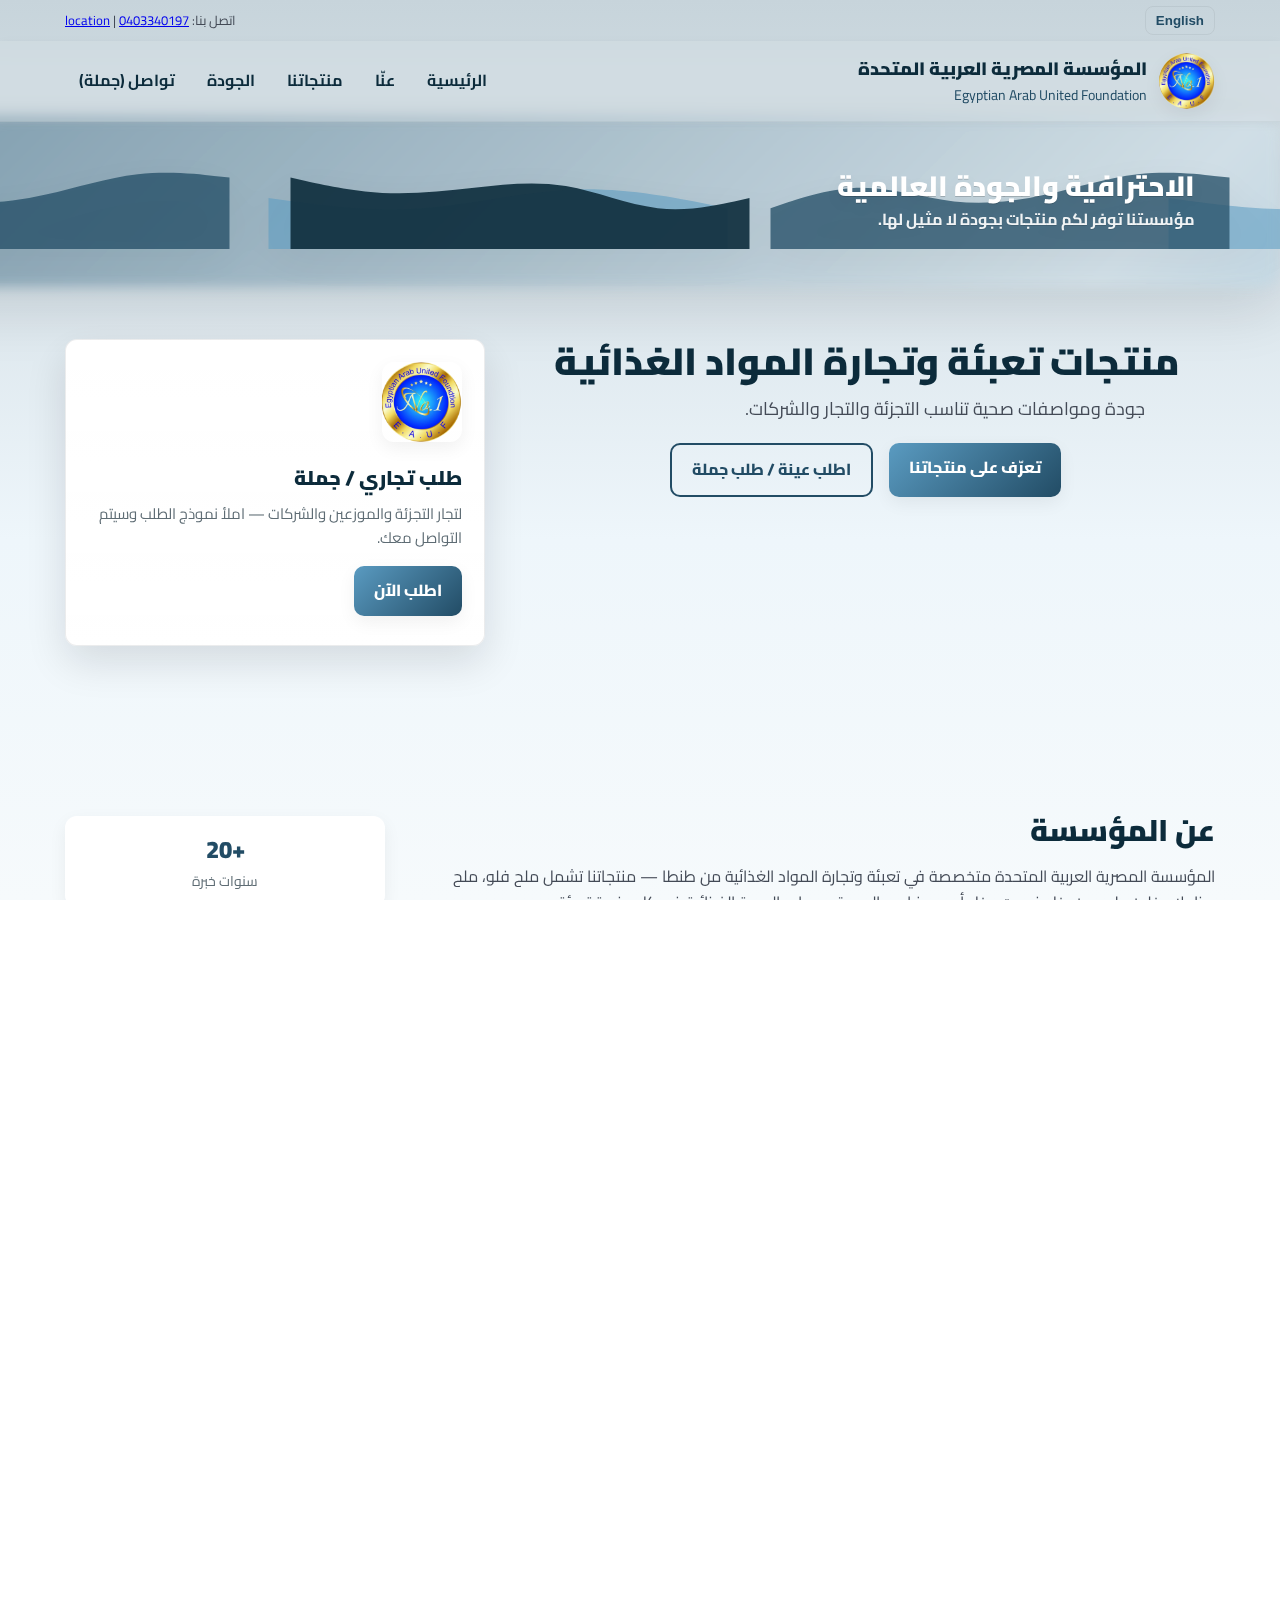
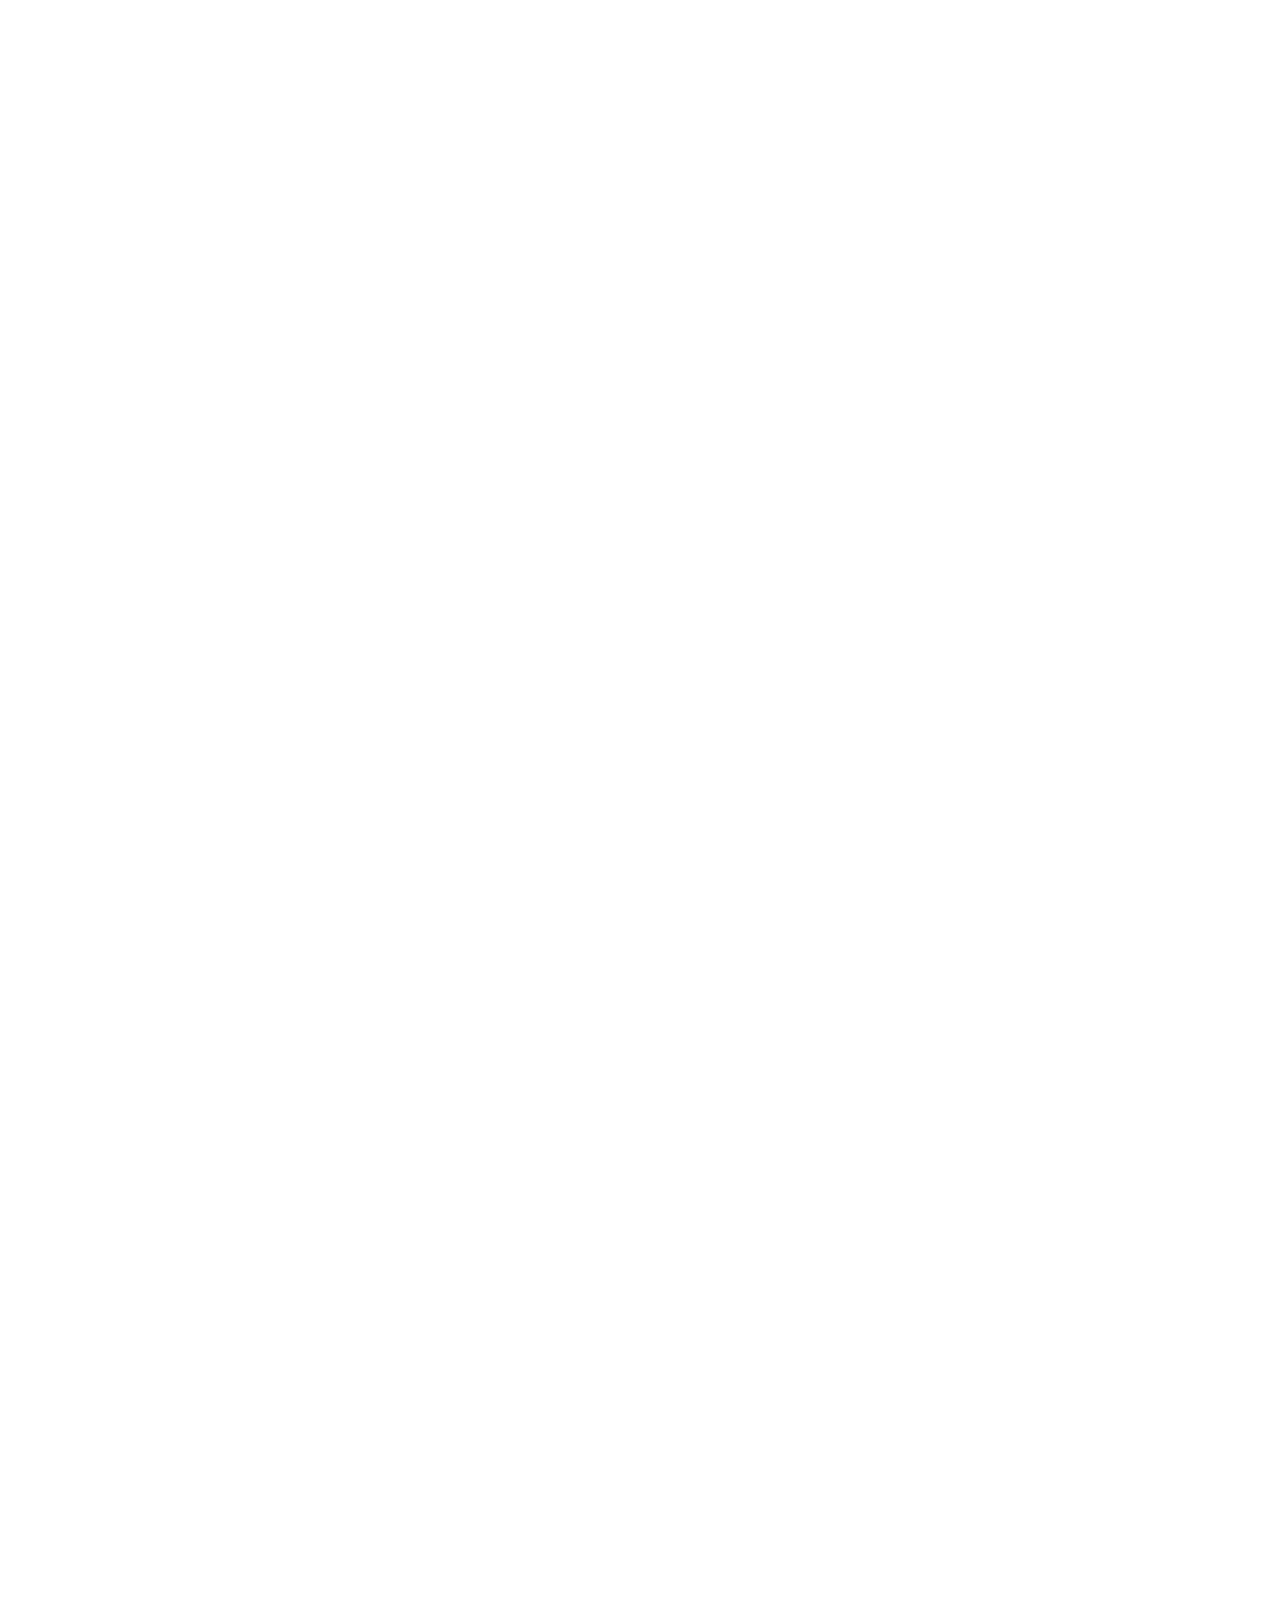
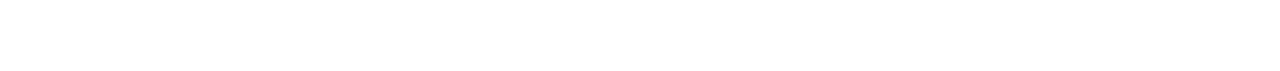
<file: index.html>
<!DOCTYPE html>
<html lang="ar" dir="rtl">
<head>
    <meta charset="UTF-8">
    <meta name="viewport" content="width=device-width, initial-scale=1.0">
    <title data-i18n="pageTitle">المؤسسة المصرية العربية المتحدة — الصفحة الرئيسية</title>
    <link rel="stylesheet" href="styles.css">
    <link rel="icon" href="logo.png" type="image/png">
    <meta charset="utf-8" />
<meta name="viewport" content="width=device-width, initial-scale=1" />
<link rel="stylesheet" href="styles.css" />
<title>المؤسسة المصرية العربية المتحدة</title>
    <link href="https://fonts.googleapis.com/css2?family=Cairo:wght@400;700;800;900&display=swap" rel="stylesheet">
</head>
<body id="site">
  <div class="animated-background-layer"></div>
    <div class="topbar">
        <div class="container top-inner">
            <div class="top-left">
                <button id="langBtn" class="lang-btn" aria-label="Toggle Language" data-i18n="langToggle">English</button>
            </div>
            <div class="top-right small">
                <span data-i18n="contactCall">اتصل بنا:</span> <a href="tel:0403340197">0403340197</a> | <a href="https://g.co/kgs/UBNLNpj" target="_blank" rel="noopener noreferrer">location</a>
            </div>
        </div>
    </div>
    <header class="header">
    <div class="container header-inner">
        <a href="index.html" class="brand" aria-label="الصفحة الرئيسية">
            <img src="logo.png" alt="شعار المؤسسة" class="logo" id="logoImg" width="64" height="64">
            <div class="brand-text">
                <span class="name-ar" data-i18n="brandNameAR">المؤسسة المصرية العربية المتحدة</span>
                <span class="name-en text-muted-small" data-i18n="brandNameEN">Egyptian Arab United Foundation</span>
            </div>
        </a>

        <nav class="nav" id="mainNav">
            <ul class="nav-list">
                <li><a href="index.html" data-i18n="home">الرئيسية</a></li>
                <li><a href="about.html" data-i18n="about">عنّا</a></li>
                <li class="dropdown" id="productsMenu">
                    <a href="#products" data-i18n="products">منتجاتنا <span class="dropdown-arrow">▼</span></a>
                    <ul class="dropdown-menu">
                        <li><a href="Flow.html" data-i18n="product_flow">ملح فلو</a></li>
                        <li><a href="Ros.html" data-i18n="product_ros">ملح روزابيلا</a></li>
                        <li><a href="Khal_first.html" data-i18n="product_first">خل فرست</a></li>
                        <li><a href="Owais.html" data-i18n="product_oweis">خل أويس</a></li>
                    </ul>
                </li>
                <li><a href="#quality" data-i18n="quality">الجودة</a></li>
                <li><a href="contact.html" data-i18n="contact">تواصل (جملة)</a></li>
            </ul>
        </nav>
        <button class="nav-toggle" id="navToggle" aria-expanded="false" aria-controls="mainNav">☰</button>
    </div>
</header>

<section class="hero-statement" id="statement">
    <div class="container">
        <div class="statement-content">
            <h1 data-i18n="statementTitle">الاحترافية والجودة العالمية</h1>
            <p data-i18n="statementSubtitle">مؤسستنا توفر لكم منتجات بجودة لا مثيل لها.</p>
        </div>
    </div>
</section>

    <main>
        <section class="hero" id="hero">
            <svg class="hero-wave" viewBox="0 0 1440 320" preserveAspectRatio="none">
                </svg>
            <div class="container hero-inner">
                <div class="hero-content">
                    <h1 class="title animate-up" data-anim data-i18n="heroTitle"> تعبئة وتجارة المواد الغذائية</h1>
                    <p class="subtitle animate-up" data-anim data-i18n="heroSubtitle">جودة ومواصفات صحية تناسب التجزئة والتجار والشركات.</p>
                    <div class="hero-actions animate-up" data-anim> 
                        <a class="btn primary ripple" href="#products" data-i18n="explore">تعرّف على منتجاتنا</a> 
                        <a class="btn outline ripple" href="contact.html?type=wholesale" data-i18n="request">اطلب عينة / طلب جملة</a> 
                    </div> 
                    <ul class="hero-features animate-up" > 
                        <li data-i18n="feature_precision"><strong>تعبئة دقيقة</strong> وخطوط إنتاج مراقبة</li> 
                        <li data-i18n="feature_precision"><strong>أوزان متنوعة</strong> من 750جم إلى شحنات بالجملة</li> 
                        <li data-i18n="feature_precision"><strong>خدمة مخصصة للتجار والشركات</strong> (طلبات من 30 كرتون فأعلى)</li> 
                    </ul>
                </div>
                <div class="hero-card animate-zoom" data-anim>
                    <div class="card-logo-anim"><img src="logo.png" alt="شعار المؤسسة" class="logo-small"></div>
                    <h3 class="card-title" data-i18n="cardTitle">طلب تجاري / جملة</h3>
                    <p class="card-text" data-i18n="cardText">لتجار التجزئة والموزعين والشركات — املأ نموذج الطلب وسيتم التواصل معك.</p>
                    <a href="contact.html?type=wholesale" class="btn primary large ripple" data-i18n="orderNow">اطلب الآن</a>
                </div>
            </div>
        </section>

        <section class="section about" id="about">
            <div class="container about-grid">
                <div class="about-text animate-fade" data-anim>
                    <h2 class="section-heading" data-i18n="aboutTitle">عن المؤسسة</h2>
                    <p data-i18n="aboutText">
  المؤسسة المصرية العربية المتحدة متخصصة في تعبئة وتجارة المواد الغذائية من
  <a href="https://g.co/kgs/UBNLNpj" target="_blank" rel="noopener noreferrer" style="color:#007bff; text-decoration: underline;">
    طنطا
  </a>
  — منتجاتنا تشمل ملح فلو، ملح روزابيلا وخلين طبيعيين: خل فرست وخل أويس. نراعي الجودة ومعايير الصحة الغذائية في كل دفعة تعبئة.
</p>


                    <ul class="list"> 
                        <li data-i18n="vision"><strong>الرؤية:</strong> أن نكون موردًا موثوقًا محليًا وإقليميًا.</li> 
                        <li data-i18n="mission"><strong>الرسالة:</strong> تقديم منتجات آمنة وبأسعار عادلة.</li> 
                        <li data-i18n="values"><strong>القيم:</strong> جودة · أمان · شراكات محلية · شفافية</li> 
                    </ul>
                    <a href="about.html" class="btn outline small ripple" data-i18n="learnMore">المزيد عنّا</a>
                </div> 
                <div class="about-stats-wrap">
                    <div class="about-stats animate-zoom" data-anim> 
                        <div class="stat"> 
                            <div class="num">+20</div> 
                            <div class="label" data-i18n="statYears">سنوات خبرة</div> 
                        </div> 
                        <div class="stat"> 
                            <div class="num">500+</div> 
                            <div class="label" data-i18n="statClients">عملاء تجاريون</div> 
                        </div> 
                        <div class="stat"> 
                            <div class="num">1000+</div> 
                            <div class="label" data-i18n="statShipments">شحنات / شهر</div> 
                        </div> 
                    </div>
                </div>
            </div>
        </section>

        <section class="section products" id="products">
            <div class="container">
                <h2 class="section-heading animate-fade" data-anim data-i18n="productsTitle">منتجاتنا</h2>
                <p class="muted animate-fade" data-anim data-i18n="productsSubtitle">اضغط 'طلب عرض سعر' لملء نموذج طلب الجملة تلقائيًا.</p>
                
                <div class="products-grid">
                    <article class="product card-anim animate-up" data-anim data-product="ملح فلو"> 
                        <a href="Flow.html" aria-label="تفاصيل ملح فلو" class="img-wrap"><img src="flow.jpg" alt="ملح فلو" loading="lazy"></a> 
                        <h3 data-i18n="product_flow">ملح فلو — Salt Flow</h3> 
                        <p class="p-muted" data-i18n="desc_flow">ملح مُكرر عالي النقاء، مناسب للاستهلاك الأسري والصناعي.</p> 
                        <div class="product-meta"> 
                            <span data-i18n="weight_flow">أوزان: 250جم · 500جم · 1كجم · بالجملة</span> 
                            <button class="btn small primary ripple" data-action="request" data-name="ملح فلو" data-i18n="btnRequest">طلب عرض سعر</button> 
                        </div> 
                    </article> 

                    <article class="product card-anim animate-up" data-anim data-product="ملح روزابيلا"> 
                        <a href="Ros.html" aria-label="تفاصيل ملح روزابيلا" class="img-wrap"><img src="ros.jpg" alt="ملح روزابيلا" loading="lazy"></a> 
                        <h3 data-i18n="product_ros">ملح روزابيلا — Salt Rosabella</h3> 
                        <p class="p-muted" data-i18n="desc_ros">نوع مخصوص بمعدلات معادن طبيعية لمذاق مطبخي مميز.</p> 
                        <div class="product-meta"> 
                            <span data-i18n="weight_ros">أوزان: 250جم · 500جم · 1كجم · بالجملة</span> 
                            <button class="btn small primary ripple" data-action="request" data-name="ملح روزابيلا" data-i18n="btnRequest">طلب عرض سعر</button> 
                        </div> 
                    </article> 

                    <article class="product card-anim animate-up" data-anim data-product="خل فرست"> 
                        <a href="Khal_first.html" aria-label="تفاصيل خل فرست" class="img-wrap"><img src="first.jpg" alt="خل فرست" loading="lazy"></a> 
                        <h3 data-i18n="product_first">خل فرست — First Vinegar</h3> 
                        <p class="p-muted" data-i18n="desc_first">خل قصب طبيعي ٥٪، مناسب للطبخ والتخليل.</p> 
                        <div class="product-meta"> 
                            <span data-i18n="size_first">أحجام: 250مل · 500مل · 1لتر · بالجملة</span> 
                            <button class="btn small primary ripple" data-action="request" data-name="خل فرست" data-i18n="btnRequest">طلب عرض سعر</button> 
                        </div> 
                    </article> 

                    <article class="product card-anim animate-up" data-anim data-product="خل أويس"> 
                        <a href="Owais.html" aria-label="تفاصيل خل أويس" class="img-wrap"><img src="owais.jpg" alt="خل أويس" loading="lazy"></a> 
                        <h3 data-i18n="product_oweis">خل أويس — Oweis Vinegar</h3> 
                        <p class="p-muted" data-i18n="desc_oweis">خل طبيعي بديل ضمن التشكيلة، جودة متسقة.</p> 
                        <div class="product-meta"> 
                            <span data-i18n="size_oweis">أحجام: 250مل · 500مل · 1لتر · بالجملة</span> 
                            <button class="btn small primary ripple" data-action="request" data-name="خل أويس" data-i18n="btnRequest">طلب عرض سعر</button> 
                        </div> 
                    </article> 

                </div>
            </div>
        </section>

        <section class="section gallery" id="gallery">
            <div class="container">
                <h2 class="section-heading animate-fade" data-anim data-i18n="galleryTitle">معرض الصور</h2>
                <p class="muted animate-fade" data-anim data-i18n="gallerySubtitle">لقطات من خطوط الإنتاج، التعبئة، والتخزين.</p>
                
                <div class="gallery-grid animate-up" data-anim>
                    <div class="gallery-item">
                        <img src="3.jpg" alt="صورة خط إنتاج" loading="lazy">
                    </div>
                    <div class="gallery-item">
                        <img src="1.jpg" alt="صورة للمخزن" loading="lazy">
                    </div>
                    <div class="gallery-item">
                        <img src="5.jpg" alt="صورة التعبئة" loading="lazy">
                    </div>
                    <div class="gallery-item">
                        <img src="4.jpg" alt="عرض المنتجات" loading="lazy">
                    </div>
                </div>
                <div class="gallery-info animate-fade" data-anim>
                    <h3 data-i18n="galleryInfoTitle">معلومات إضافية عن العمليات</h3>
                    <p data-i18n="galleryInfoText">نحن نلتزم بأعلى معايير النظافة والجودة لضمان منتجات آمنة وصحية. تبدأ عملية الإنتاج بفحص المواد الخام وتمر عبر مراحل تعبئة آلية بالكامل وصولاً للتخزين في بيئة مناسبة، مما يضمن وصول المنتج إليك بأفضل شكل.</p>
                    <a href="about.html" class="btn outline small ripple" data-i18n="learnMore">اطلع على الجودة</a>
                </div>
            </div>
        </section>


        <section class="section quality" id="quality">
            <div class="container">
                <h2 class="section-heading animate-fade" data-anim data-i18n="qualityTitle">الجودة والشهادات</h2>
                <div class="quality-grid animate-up" data-anim>
                    <div class="qcard">
                        <h4 data-i18n="quality1Title">تحاليل مخبرية دورية</h4>
                        <p class="muted" data-i18n="quality1Desc">فحص عينات لكل دفعة وتوثيق نسب المعادن.</p>
                    </div>
                    <div class="qcard">
                        <h4 data-i18n="quality2Title">سياسات نظافة صارمة</h4>
                        <p class="muted" data-i18n="quality2Desc">تعقيم ومراقبة خط الإنتاج بشكل مستمر.</p>
                    </div>
                    <div class="qcard">
                        <h4 data-i18n="quality3Title">تعبئة ووسم احترافي</h4>
                        <p class="muted" data-i18n="quality3Desc">خدمات تعبئة حسب الطلب وملصقات باركود.</p>
                    </div>
                </div>
            </div>
        </section>

        <section class="section contact" id="contact">
            <div class="container">
                <h2 class="section-heading animate-fade" data-anim data-i18n="contactLinkTitle">تواصل لطلبات الجملة / عينات</h2>
                <p class="muted animate-fade" data-anim data-i18n="contactLinkSubtitle">يمكنك طلب عرض سعر، طلب عينات، أو تقديم استفسار من خلال صفحة التواصل.</p>
                <div class="hero-actions animate-fade" data-anim>
                    <a href="contact.html?type=wholesale" class="btn primary large ripple" data-i18n="orderNowFull">انتقل لنموذج الطلب</a>
                </div>
            </div>
        </section>
        
    </main>

    <footer class="footer">
        <div class="container footer-inner">
            <div class="copy" data-i18n="footerCopy">جميع الحقوق محفوظة © <span id="year">2025</span> المؤسسة المصرية العربية المتحدة</div>
            <div class="social-links">
                <a href="https://www.facebook.com/profile.php?id=61556167168849&mibextid=ZbWKwL" target="_blank" rel="noopener noreferrer" aria-label="فيسبوك"><svg width="20" height="20" fill="currentColor" viewBox="0 0 24 24"><path d="M12 2.04c-5.5 0-9.96 4.46-9.96 9.96s4.46 9.96 9.96 9.96 9.96-4.46 9.96-9.96-4.46-9.96-9.96-9.96zm1.25 17.5v-7.9h2.64l.4-3.1h-3.04v-2c0-.88.24-1.48 1.5-1.48h1.61v-2.7c-.28-.04-1.24-.12-2.35-.12-2.35 0-3.96 1.43-3.96 4.08v2.24h-2.65v3.1h2.65v7.9h3.31z"/></svg> <span data-i18n="facebook">فيسبوك</span></a> |
                <a href="https://www.instagram.com/e.a.u.f?igsh=MWF3djgzbzRpN25qOA==" target="_blank" rel="noopener noreferrer" aria-label="إنستجرام"><svg width="20" height="20" fill="currentColor" viewBox="0 0 24 24"><path d="M12 2.04c-5.5 0-9.96 4.46-9.96 9.96s4.46 9.96 9.96 9.96 9.96-4.46 9.96-9.96-4.46-9.96-9.96-9.96zm4.04 1.77c.22 0 .4.18.4.4v2.54c0 .22-.18.4-.4.4h-2.54c-.22 0-.4-.18-.4-.4v-2.54c0-.22.18-.4.4-.4h2.54zm-2.04 4.39c2.31 0 4.19 1.88 4.19 4.19s-1.88 4.19-4.19 4.19-4.19-1.88-4.19-4.19 1.88-4.19 4.19-4.19zm0 1.6c-1.43 0-2.59 1.16-2.59 2.59s1.16 2.59 2.59 2.59 2.59-1.16 2.59-2.59-1.16-2.59-2.59-2.59zm3.84-2.83c0-.12-.08-.2-.2-.2h-2.14c-.12 0-.2.08-.2.2v2.14c0 .12.08.2.2.2h2.14c.12 0 .2-.08.2-.2v-2.14z"/></svg> <span data-i18n="instagram">إنستجرام</span></a> |
                <a href="https://g.co/kgs/UBNLNpj" aria-label="الموقع الجغرافي"><svg width="20" height="20" fill="currentColor" viewBox="0 0 24 24"><path d="M12 2c-4.42 0-8 3.58-8 8 0 4.42 8 14 8 14s8-9.58 8-14c0-4.42-3.58-8-8-8zm0 11c-1.66 0-3-1.34-3-3s1.34-3 3-3 3 1.34 3 3-1.34 3-3 3z"/></svg> <span data-i18n="location">الموقع الجغرافي">الموقع الجغرافي</span></a>
            </div>
            <button class="back-top ripple" id="backTop" aria-label="العودة لأعلى الصفحة" data-i18n="backTop">↑</button>
        </div>
    </footer>

    <script src="script.js"></script>
</body>
</html>
</file>
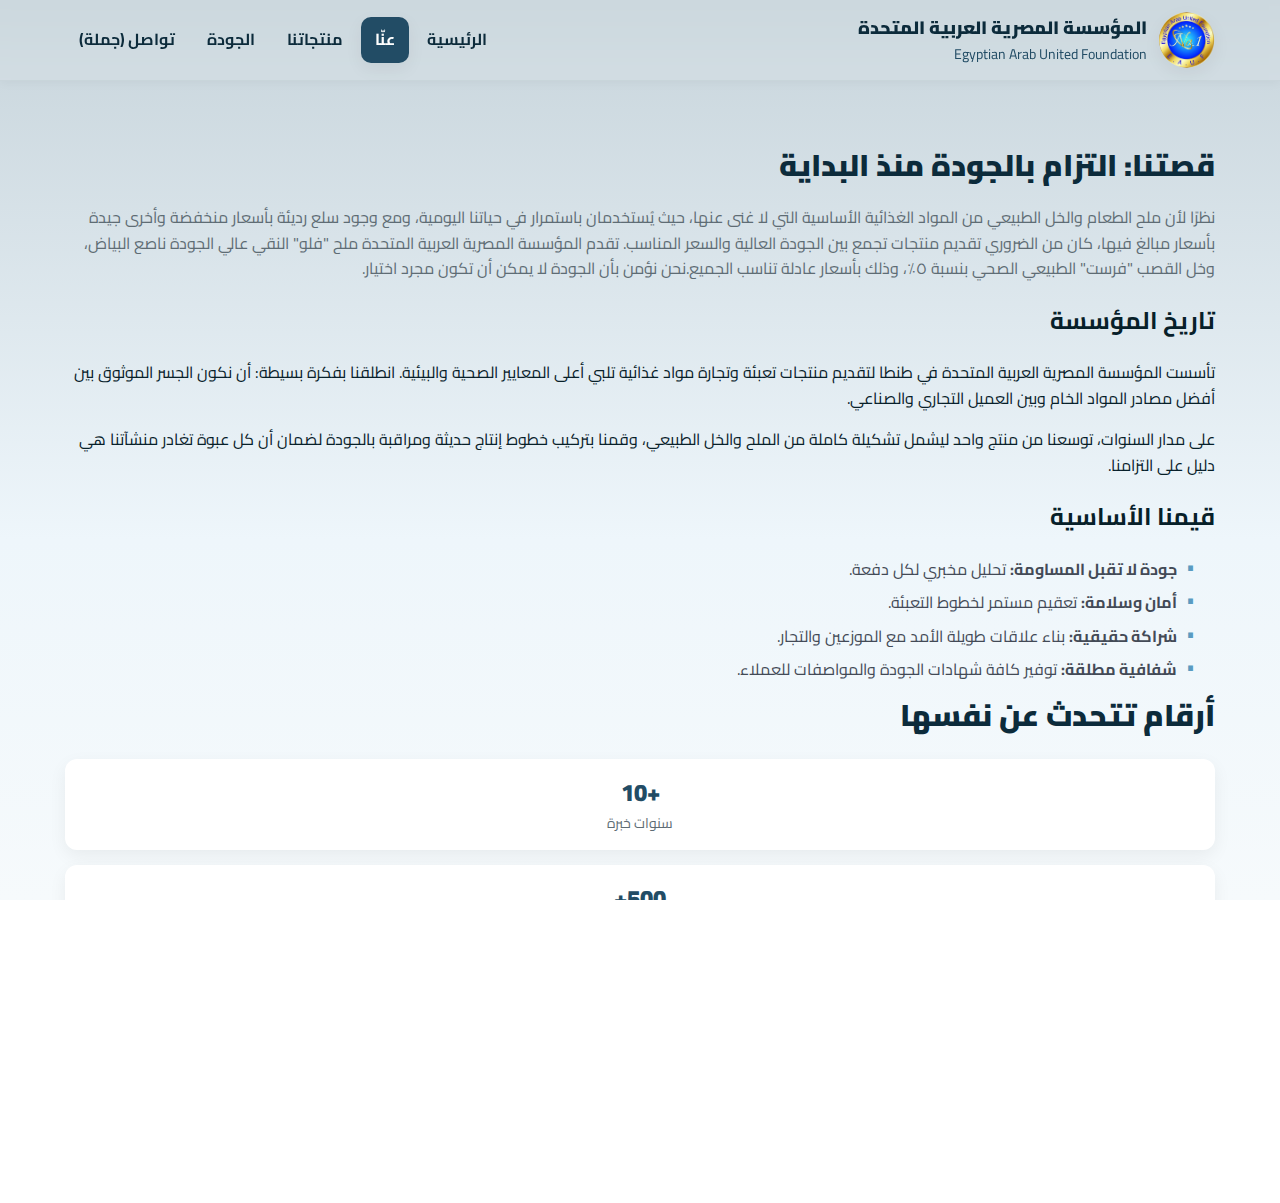
<file: about.html>
<!DOCTYPE html>
<html lang="ar" dir="rtl">
<head>
    <meta charset="UTF-8">
    <meta name="viewport" content="width=device-width, initial-scale=1.0">
    <title data-i18n="pageTitleAbout">عن المؤسسة — المؤسسة المصرية العربية المتحدة</title>
    <link rel="stylesheet" href="styles.css">
    <link rel="icon" href="logo.png" type="image/png">
    <link href="https://fonts.googleapis.com/css2?family=Cairo:wght@400;700;800;900&display=swap" rel="stylesheet">
</head>
<body id="site">
    <header class="header">
        <div class="container header-inner">
            <a href="index.html" class="brand" aria-label="الصفحة الرئيسية">
                <img src="logo.png" alt="شعار المؤسسة" class="logo" id="logoImg" width="64" height="64">
                <div class="brand-text">
                    <span class="name-ar" data-i18n="brandNameAR">المؤسسة المصرية العربية المتحدة</span>
                    <span class="name-en text-muted-small" data-i18n="brandNameEN">Egyptian Arab United Foundation</span>
                </div>
            </a>
            <nav class="nav" id="mainNav">
                <ul class="nav-list">
                    <li><a href="index.html" data-i18n="home">الرئيسية</a></li>
                    <li><a href="about.html" class="active" data-i18n="about">عنّا</a></li>
                    <li class="dropdown" id="productsMenu">
                        <a href="index.html#products" data-i18n="products">منتجاتنا <span class="dropdown-arrow">▼</span></a>
                        <ul class="dropdown-menu">
                            <li><a href="Flow.html" data-i18n="product_flow">ملح فلو</a></li>
                            <li><a href="Ros.html" data-i18n="product_ros">ملح روزابيلا</a></li>
                            <li><a href="Khal_first.html" data-i18n="product_first">خل فرست</a></li>
                            <li><a href="Owais.html" data-i18n="product_oweis">خل أويس</a></li>
                        </ul>
                    </li>
                    <li><a href="index.html#quality" data-i18n="quality">الجودة</a></li>
                    <li><a href="contact.html" data-i18n="contact">تواصل (جملة)</a></li>
                </ul>
            </nav>
            <button class="nav-toggle" id="navToggle" aria-expanded="false" aria-controls="mainNav">☰</button>
        </div>
    </header>

    <main class="about-page">
        <section class="section">
            <div class="container">
                <h1 class="section-heading animate-fade" data-anim data-i18n="aboutTitleFull">قصتنا: التزام بالجودة منذ البداية</h1>
                <p class="muted animate-fade" data-anim data-i18n="aboutSlogan">نظرًا لأن ملح الطعام والخل الطبيعي من المواد الغذائية الأساسية التي لا غنى عنها، حيث يُستخدمان باستمرار في حياتنا اليومية، ومع وجود سلع رديئة بأسعار منخفضة وأخرى جيدة بأسعار مبالغ فيها، كان من الضروري تقديم منتجات تجمع بين الجودة العالية والسعر المناسب. تقدم المؤسسة المصرية العربية المتحدة ملح "فلو" النقي عالي الجودة ناصع البياض، وخل القصب "فرست" الطبيعي الصحي بنسبة ٥٪، وذلك بأسعار عادلة تناسب الجميع.نحن نؤمن بأن الجودة لا يمكن أن تكون مجرد اختيار.</p>

                <div class="about-content-grid">
                    <div class="about-text-full animate-up" data-anim>
                        <h2 data-i18n="historyTitle">تاريخ المؤسسة</h2>
                        <p data-i18n="historyText1">تأسست المؤسسة المصرية العربية المتحدة في طنطا لتقديم منتجات تعبئة وتجارة مواد غذائية تلبي أعلى المعايير الصحية والبيئية. انطلقنا بفكرة بسيطة: أن نكون الجسر الموثوق بين أفضل مصادر المواد الخام وبين العميل التجاري والصناعي.</p>
                        <p data-i18n="historyText2">على مدار السنوات، توسعنا من منتج واحد ليشمل تشكيلة كاملة من الملح والخل الطبيعي، وقمنا بتركيب خطوط إنتاج حديثة ومراقبة بالجودة لضمان أن كل عبوة تغادر منشآتنا هي دليل على التزامنا.</p>
                        
                        <h2 data-i18n="valuesTitle">قيمنا الأساسية</h2>
                        <ul class="list">
                            <li data-i18n="value1"><strong>جودة لا تقبل المساومة:</strong> تحليل مخبري لكل دفعة.</li>
                            <li data-i18n="value2"><strong>أمان وسلامة:</strong> تعقيم مستمر لخطوط التعبئة.</li>
                            <li data-i18n="value3"><strong>شراكة حقيقية:</strong> بناء علاقات طويلة الأمد مع الموزعين والتجار.</li>
                            <li data-i18n="value4"><strong>شفافية مطلقة:</strong> توفير كافة شهادات الجودة والمواصفات للعملاء.</li>
                        </ul>
                    </div>
                    
                   
                </div>
                <div class="about-stats-wrap section-stats">
                    <h3 class="section-heading small" data-i18n="statsShort">أرقام تتحدث عن نفسها</h3>
                    <div class="about-stats"> 
                        <div class="stat animate-up" data-anim> 
                            <div class="num">+10</div> 
                            <div class="label" data-i18n="statYears">سنوات خبرة</div> 
                        </div> 
                        <div class="stat animate-up" data-anim data-delay="100"> 
                            <div class="num">500+</div> 
                            <div class="label" data-i18n="statClients">عملاء تجاريون</div> 
                        </div> 
                        <div class="stat animate-up" data-anim data-delay="200"> 
                            <div class="num">1000+</div> 
                            <div class="label" data-i18n="statShipments">شحنات / شهر</div> 
                        </div> 
                    </div>
                </div>
            </div>
        </section>
    </main>

    <footer class="footer">
        <div class="container footer-inner">
            <div class="copy" data-i18n="footerCopy">جميع الحقوق محفوظة © <span id="year">2025</span> المؤسسة المصرية العربية المتحدة</div>
            <div class="social-links">
                <a href="https://www.facebook.com/profile.php?id=61556167168849&mibextid=ZbWKwL" target="_blank" rel="noopener noreferrer" aria-label="فيسبوك"><svg width="20" height="20" fill="currentColor" viewBox="0 0 24 24"><path d="M12 2.04c-5.5 0-9.96 4.46-9.96 9.96s4.46 9.96 9.96 9.96 9.96-4.46 9.96-9.96-4.46-9.96-9.96-9.96zm1.25 17.5v-7.9h2.64l.4-3.1h-3.04v-2c0-.88.24-1.48 1.5-1.48h1.61v-2.7c-.28-.04-1.24-.12-2.35-.12-2.35 0-3.96 1.43-3.96 4.08v2.24h-2.65v3.1h2.65v7.9h3.31z"/></svg> <span data-i18n="facebook">فيسبوك</span></a> |
                <a href="https://www.instagram.com/e.a.u.f?igsh=MWF3djgzbzRpN25qOA==" target="_blank" rel="noopener noreferrer" aria-label="إنستجرام"><svg width="20" height="20" fill="currentColor" viewBox="0 0 24 24"><path d="M12 2.04c-5.5 0-9.96 4.46-9.96 9.96s4.46 9.96 9.96 9.96 9.96-4.46 9.96-9.96-4.46-9.96-9.96-9.96zm4.04 1.77c.22 0 .4.18.4.4v2.54c0 .22-.18.4-.4.4h-2.54c-.22 0-.4-.18-.4-.4v-2.54c0-.22.18-.4.4-.4h2.54zm-2.04 4.39c2.31 0 4.19 1.88 4.19 4.19s-1.88 4.19-4.19 4.19-4.19-1.88-4.19-4.19 1.88-4.19 4.19-4.19zm0 1.6c-1.43 0-2.59 1.16-2.59 2.59s1.16 2.59 2.59 2.59 2.59-1.16 2.59-2.59-1.16-2.59-2.59-2.59zm3.84-2.83c0-.12-.08-.2-.2-.2h-2.14c-.12 0-.2.08-.2.2v2.14c0 .12.08.2.2.2h2.14c.12 0 .2-.08.2-.2v-2.14z"/></svg> <span data-i18n="instagram">إنستجرام</span></a> |
                <a href="https://g.co/kgs/UBNLNpj" aria-label="الموقع الجغرافي"><svg width="20" height="20" fill="currentColor" viewBox="0 0 24 24"><path d="M12 2c-4.42 0-8 3.58-8 8 0 4.42 8 14 8 14s8-9.58 8-14c0-4.42-3.58-8-8-8zm0 11c-1.66 0-3-1.34-3-3s1.34-3 3-3 3 1.34 3 3-1.34 3-3 3z"/></svg> <span data-i18n="location">الموقع الجغرافي">الموقع الجغرافي</span></a>
            </div>
            <button class="back-top ripple" id="backTop" aria-label="العودة لأعلى الصفحة" data-i18n="backTop">↑</button>
        </div>
    </footer>
    <script src="script.js"></script>
</body>
</html>
</file>
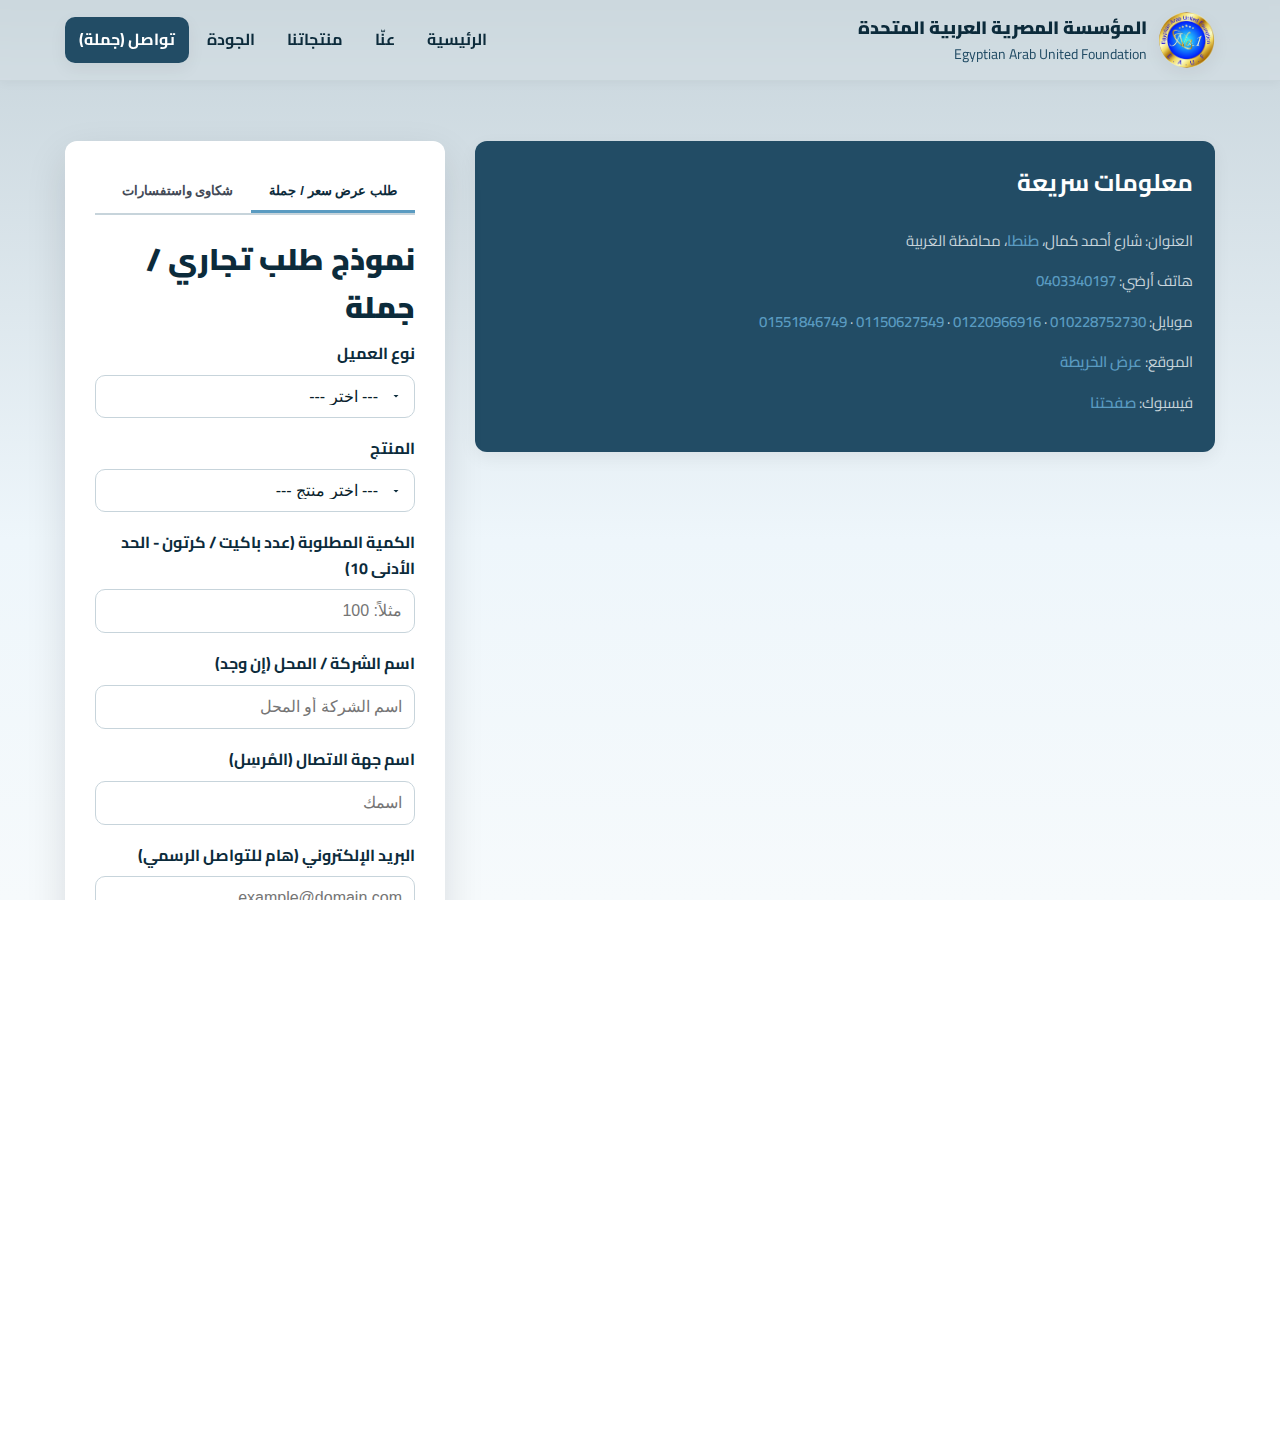
<file: contact.html>
<!DOCTYPE html>
<html lang="ar" dir="rtl">
<head>
    <meta charset="UTF-8">
    <meta name="viewport" content="width=device-width, initial-scale=1.0">
    <title data-i18n="pageTitleContact">تواصل معنا — المؤسسة المصرية العربية المتحدة</title>
    <link rel="stylesheet" href="styles.css">
    <link rel="icon" href="logo.png" type="image/png">
    <link href="https://fonts.googleapis.com/css2?family=Cairo:wght@400;700;800;900&display=swap" rel="stylesheet">
</head>
<body id="site">
    <header class="header">
        <div class="container header-inner">
            <a href="index.html" class="brand" aria-label="الصفحة الرئيسية">
                <img src="logo.png" alt="شعار المؤسسة" class="logo" id="logoImg" width="64" height="64">
                <div class="brand-text">
                    <span class="name-ar" data-i18n="brandNameAR">المؤسسة المصرية العربية المتحدة</span>
                    <span class="name-en text-muted-small" data-i18n="brandNameEN">Egyptian Arab United Foundation</span>
                </div>
            </a>
            <nav class="nav" id="mainNav">
                <ul class="nav-list">
                    <li><a href="index.html" data-i18n="home">الرئيسية</a></li>
                    <li><a href="about.html" data-i18n="about">عنّا</a></li>
                    <li class="dropdown" id="productsMenu">
                        <a href="index.html#products" data-i18n="products">منتجاتنا <span class="dropdown-arrow">▼</span></a>
                        <ul class="dropdown-menu">
                            <li><a href="Flow.html" data-i18n="product_flow">ملح فلو</a></li>
                            <li><a href="Ros.html" data-i18n="product_ros">ملح روزابيلا</a></li>
                            <li><a href="Khal_first.html" data-i18n="product_first">خل فرست</a></li>
                            <li><a href="Owais.html" data-i18n="product_oweis">خل أويس</a></li>
                        </ul>
                    </li>
                    <li><a href="index.html#quality" data-i18n="quality">الجودة</a></li>
                    <li><a href="contact.html" class="active" data-i18n="contact">تواصل (جملة)</a></li>
                </ul>
            </nav>
            <button class="nav-toggle" id="navToggle" aria-expanded="false" aria-controls="mainNav">☰</button>
        </div>
    </header>
    <main class="contact-page">
        <section class="section">
            <div class="container contact-grid">
                
                <aside class="contact-side animate-fade" data-anim>
                    <h3 data-i18n="quickInfoTitle">معلومات سريعة</h3>
                    <p data-i18n="address">العنوان: شارع أحمد كمال، طنطا، محافظة الغربية</p>
                    <p data-i18n="phoneLandline">هاتف أرضي: <a href="tel:0403340197">0403340197</a></p>
                    <p data-i18n="phoneMobile">موبايل: 
                         <a href="tel:010228752730">010228752730</a> · 
                        <a href="tel:01220966916">01220966916</a> · 
                         <a href="tel:01150627549">01150627549</a> ·
                        <a href="tel:01551846749">01551846749</a>
                    </p>
                    <p data-i18n="websiteLink">الموقع: <a href="https://g.co/kgs/UBNLNpj" target="_blank" rel="noreferrer">https://g.co/kgs/UBNLNpj</a></p>
                    <p data-i18n="facebookLink">فيسبوك: <a href="https://www.facebook.com/profile.php?id=61556167168849&mibextid=ZbWKwL" target="_blank" rel="noreferrer">صفحتنا</a></p>
                </aside>
                
                <div class="form-container">
                    <div class="form-tabs">
                        <button class="tab-btn active" data-tab="wholesale" data-i18n="tabWholesale">طلب عرض سعر / جملة</button>
                        <button class="tab-btn" data-tab="feedback" data-i18n="tabFeedback">شكاوى واستفسارات</button>
                    </div>

                    <form id="wholesaleForm" class="form active" data-form-type="wholesale" data-anim>
                        <h2 class="section-heading" data-i18n="formWholesaleTitle">نموذج طلب تجاري / جملة</h2>
                        
                        <div class="form-row">
                            <label for="clientType" data-i18n="labelClientType">نوع العميل</label>
                            <select id="clientType" required>
                                <option value="" data-i18n="optionChoose">--- اختر ---</option>
                                <option value="retailer" data-i18n="optionRetailer">تاجر تجزئة</option>
                                <option value="distributor" data-i18n="optionDistributor">موزّع / تاجر جملة</option>
                                <option value="company" data-i18n="optionCompany">شركة / مطبخ صناعي</option>
                                <option value="other" data-i18n="optionOther">أخرى</option>
                            </select>
                        </div>

                        <div class="form-row">
                            <label for="productSelect" data-i18n="labelProduct">المنتج</label>
                            <select id="productSelect" required>
                                <option value="" data-i18n="optionChooseProduct">--- اختر منتج ---</option>
                                <option value="ملح فلو" data-i18n="product_flow">ملح فلو</option>
                                <option value="ملح روزابيلا" data-i18n="product_ros">ملح روزابيلا</option>
                                <option value="خل فرست" data-i18n="product_first">خل فرست</option>
                                <option value="خل أويس" data-i18n="product_oweis">خل أويس</option>
                            </select>
                        </div>
                        
                        <div class="form-row">
                            <label for="quantity" data-i18n="labelQuantity">الكمية المطلوبة (عدد باكيت / كرتون - الحد الأدنى 10)</label>
                            <input id="quantity" type="number" min="10" placeholder="مثلاً: 100" required>
                        </div>
                        
                        <div class="form-row">
                            <label for="companyName" data-i18n="labelCompanyName">اسم الشركة / المحل (إن وجد)</label>
                            <input id="companyName" type="text" placeholder="اسم الشركة أو المحل">
                        </div>
                        
                        <div class="form-row">
                            <label for="contactName" data-i18n="labelContactName">اسم جهة الاتصال (المُرسِل)</label>
                            <input id="contactName" type="text" placeholder="اسمك" required>
                        </div>
                        
                        <div class="form-row">
                            <label for="email" data-i18n="labelEmail">البريد الإلكتروني (هام للتواصل الرسمي)</label>
                            <input id="email" type="email" placeholder="example@domain.com" required>
                        </div>
                        
                        <div class="form-row">
                            <label for="phone" data-i18n="labelPhone">الهاتف</label>
                            <input id="phone" type="tel" placeholder="010xxxxxxxx" required>
                        </div>
                        
                        <div class="form-row">
                            <label for="notes" data-i18n="labelNotes">ملاحظات إضافية</label>
                            <textarea id="notes" rows="4" placeholder="مثلاً: موعد استلام / شروط شحن"></textarea>
                        </div>
                        
                        <div class="form-row">
                            <button type="submit" class="btn primary large ripple" data-i18n="btnSendQuote">ارسل طلب عرض سعر</button>
                        </div>
                        
                        <div id="formAlertWholesale" class="form-alert" role="status" aria-live="polite"></div>
                    </form>

                    <form id="feedbackForm" class="form hidden" data-form-type="feedback" data-anim>
                        <h2 class="section-heading" data-i18n="formFeedbackTitle">نموذج شكاوى واستفسارات</h2>
                        
                        <div class="form-row">
                            <label for="feedbackType" data-i18n="labelFeedbackType">نوع الطلب</label>
                            <select id="feedbackType" required>
                                <option value="" data-i18n="optionChoose">--- اختر ---</option>
                                <option value="inquiry" data-i18n="optionInquiry">استفسار عام</option>
                                <option value="product_inquiry" data-i18n="optionProductInquiry">استفسار عن منتج</option>
                                <option value="complaint" data-i18n="optionComplaint">شكوى</option>
                                <option value="suggestion" data-i18n="optionSuggestion">اقتراح</option>
                            </select>
                        </div>

                        <div class="form-row product-reference">
                            <label for="productReference" data-i18n="labelProductReference">المنتج المعني (اختياري)</label>
                            <select id="productReference">
                                <option value="" data-i18n="optionChooseProduct">--- اختر منتج ---</option>
                                <option value="ملح فلو" data-i18n="product_flow">ملح فلو</option>
                                <option value="ملح روزابيلا" data-i18n="product_ros">ملح روزابيلا</option>
                                <option value="خل فرست" data-i18n="product_first">خل فرست</option>
                                <option value="خل أويس" data-i18n="product_oweis">خل أويس</option>
                                <option value="none" data-i18n="optionNone">غير متعلق بمنتج محدد</option>
                            </select>
                        </div>

                        <div class="form-row">
                            <label for="details" data-i18n="labelDetails">تفاصيل الشكوى / الاستفسار</label>
                            <textarea id="details" rows="6" placeholder="اذكر التفاصيل بوضوح..." required></textarea>
                        </div>
                        
                        <div class="form-row">
                            <label for="feedbackName" data-i18n="labelContactName">اسم جهة الاتصال</label>
                            <input id="feedbackName" type="text" placeholder="اسمك" required>
                        </div>
                        <div class="form-row">
                            <label for="feedbackEmail" data-i18n="labelEmail">البريد الإلكتروني</label>
                            <input id="feedbackEmail" type="email" placeholder="example@domain.com" required>
                        </div>
                        <div class="form-row">
                            <label for="feedbackPhone" data-i18n="labelPhoneOptional">الهاتف (اختياري)</label>
                            <input id="feedbackPhone" type="tel" placeholder="010xxxxxxxx">
                        </div>
                        
                        <div class="form-row">
                            <button type="submit" class="btn outline large ripple" data-i18n="btnSendFeedback">ارسل الشكوى / الاستفسار</button>
                        </div>
                        
                        <div id="formAlertFeedback" class="form-alert" role="status" aria-live="polite"></div>
                    </form>

                </div>
                
            </div>
        </section>
    </main>

    <footer class="footer">
        <div class="container footer-inner">
            <div class="copy" data-i18n="footerCopy">جميع الحقوق محفوظة © <span id="year">2025</span> المؤسسة المصرية العربية المتحدة</div>
            <div class="social-links">
                <a href="https://www.facebook.com/profile.php?id=61556167168849&mibextid=ZbWKwL" target="_blank" rel="noopener noreferrer" aria-label="فيسبوك"><svg width="20" height="20" fill="currentColor" viewBox="0 0 24 24"><path d="M12 2.04c-5.5 0-9.96 4.46-9.96 9.96s4.46 9.96 9.96 9.96 9.96-4.46 9.96-9.96-4.46-9.96-9.96-9.96zm1.25 17.5v-7.9h2.64l.4-3.1h-3.04v-2c0-.88.24-1.48 1.5-1.48h1.61v-2.7c-.28-.04-1.24-.12-2.35-.12-2.35 0-3.96 1.43-3.96 4.08v2.24h-2.65v3.1h2.65v7.9h3.31z"/></svg> <span data-i18n="facebook">فيسبوك</span></a> |
                <a href="https://www.instagram.com/e.a.u.f?igsh=MWF3djgzbzRpN25qOA==" target="_blank" rel="noopener noreferrer" aria-label="إنستجرام"><svg width="20" height="20" fill="currentColor" viewBox="0 0 24 24"><path d="M12 2.04c-5.5 0-9.96 4.46-9.96 9.96s4.46 9.96 9.96 9.96 9.96-4.46 9.96-9.96-4.46-9.96-9.96-9.96zm4.04 1.77c.22 0 .4.18.4.4v2.54c0 .22-.18.4-.4.4h-2.54c-.22 0-.4-.18-.4-.4v-2.54c0-.22.18-.4.4-.4h2.54zm-2.04 4.39c2.31 0 4.19 1.88 4.19 4.19s-1.88 4.19-4.19 4.19-4.19-1.88-4.19-4.19 1.88-4.19 4.19-4.19zm0 1.6c-1.43 0-2.59 1.16-2.59 2.59s1.16 2.59 2.59 2.59 2.59-1.16 2.59-2.59-1.16-2.59-2.59-2.59zm3.84-2.83c0-.12-.08-.2-.2-.2h-2.14c-.12 0-.2.08-.2.2v2.14c0 .12.08.2.2.2h2.14c.12 0 .2-.08.2-.2v-2.14z"/></svg> <span data-i18n="instagram">إنستجرام</span></a> |
                <a href="https://g.co/kgs/UBNLNpj" aria-label="الموقع الجغرافي"><svg width="20" height="20" fill="currentColor" viewBox="0 0 24 24"><path d="M12 2c-4.42 0-8 3.58-8 8 0 4.42 8 14 8 14s8-9.58 8-14c0-4.42-3.58-8-8-8zm0 11c-1.66 0-3-1.34-3-3s1.34-3 3-3 3 1.34 3 3-1.34 3-3 3z"/></svg> <span data-i18n="location">الموقع الجغرافي">الموقع الجغرافي</span></a>
            </div>
            <button class="back-top ripple" id="backTop" aria-label="العودة لأعلى الصفحة" data-i18n="backTop">↑</button>
        </div>
    </footer>
    <script src="script.js"></script>
</body>
</html>
</file>
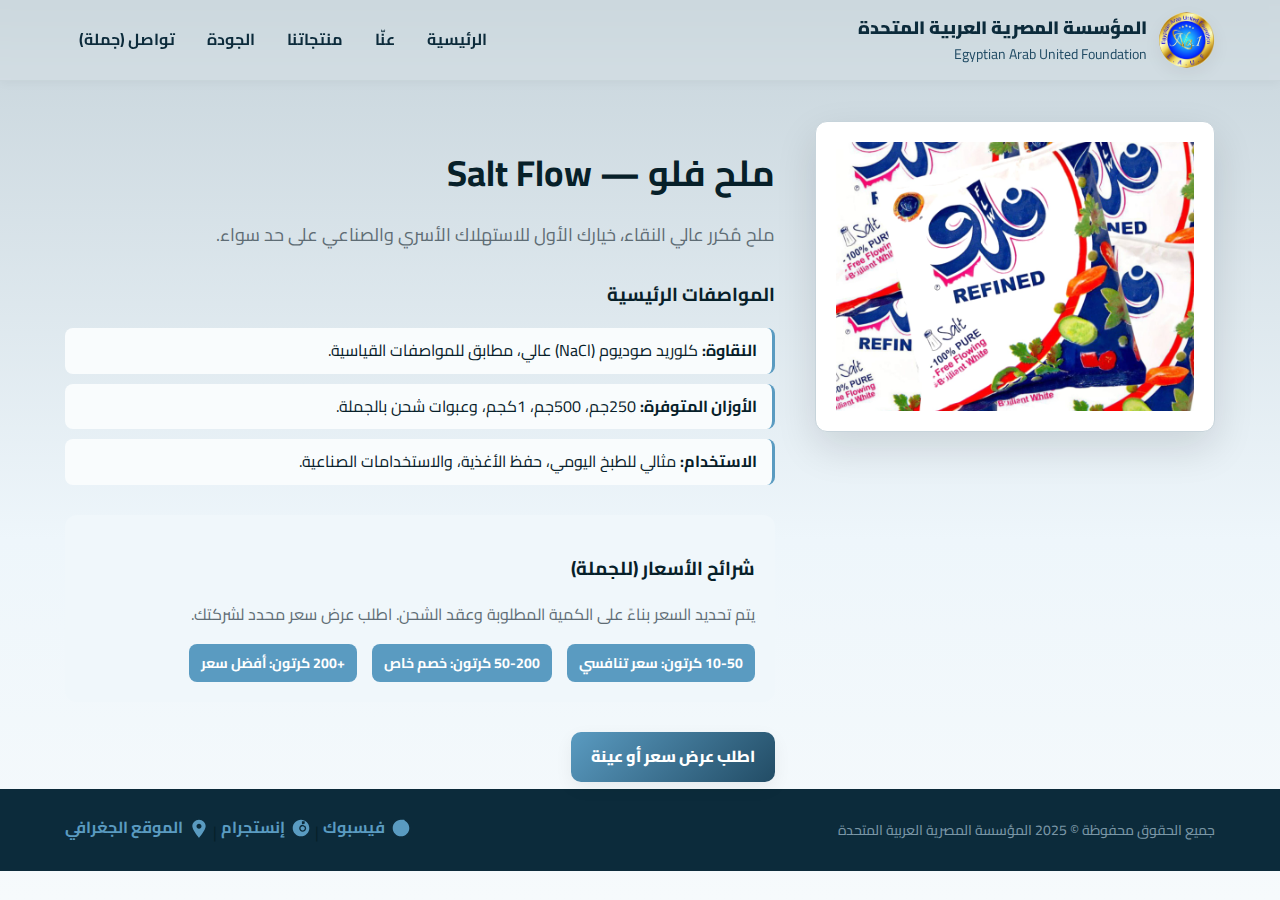
<file: Flow.html>
<!DOCTYPE html>
<html lang="ar" dir="rtl">
<head>
    <meta charset="UTF-8">
    <meta name="viewport" content="width=device-width, initial-scale=1.0">
    <title data-i18n="pageTitleProductFlow">ملح فلو — المؤسسة المصرية العربية المتحدة</title>
    <link rel="stylesheet" href="styles.css">
    <link rel="icon" href="logo.png" type="image/png">
    <link href="https://fonts.googleapis.com/css2?family=Cairo:wght@400;700;800;900&display=swap" rel="stylesheet">
</head>
<body id="site">
    <header class="header">
        <div class="container header-inner">
            <a href="index.html" class="brand" aria-label="الصفحة الرئيسية">
                <img src="logo.png" alt="شعار المؤسسة" class="logo" id="logoImg" width="64" height="64">
                <div class="brand-text">
                    <span class="name-ar" data-i18n="brandNameAR">المؤسسة المصرية العربية المتحدة</span>
                    <span class="name-en text-muted-small" data-i18n="brandNameEN">Egyptian Arab United Foundation</span>
                </div>
            </a>
            <nav class="nav" id="mainNav">
                <ul class="nav-list">
                    <li><a href="index.html" data-i18n="home">الرئيسية</a></li>
                    <li><a href="about.html" data-i18n="about">عنّا</a></li>
                    <li class="dropdown" id="productsMenu">
                        <a href="#" data-i18n="products">منتجاتنا <span class="dropdown-arrow">▼</span></a>
                        <ul class="dropdown-menu">
                            <li><a href="Flow.html" class="active" data-i18n="product_flow">ملح فلو</a></li>
                            <li><a href="Ros.html" data-i18n="product_ros">ملح روزابيلا</a></li>
                            <li><a href="Khal_first.html" data-i18n="product_first">خل فرست</a></li>
                            <li><a href="Owais.html" data-i18n="product_oweis">خل أويس</a></li>
                        </ul>
                    </li>
                    <li><a href="index.html#quality" data-i18n="quality">الجودة</a></li>
                    <li><a href="contact.html" data-i18n="contact">تواصل (جملة)</a></li>
                </ul>
            </nav>
            <button class="nav-toggle" id="navToggle" aria-expanded="false" aria-controls="mainNav">☰</button>
        </div>
    </header>
    <main class="product-page">
        <div class="container">
            <section class="product-detail-hero">
                <div class="product-image animate-zoom" data-anim>
                    <img src="flow.jpg" alt="صورة ملح فلو" loading="eager">
                </div>
                <div class="product-info animate-fade" data-anim>
                    <h1 data-i18n="product_flow_title" class="product-title">ملح فلو — Salt Flow</h1>
                    <p class="product-tagline muted" data-i18n="product_flow_desc">ملح مُكرر عالي النقاء، خيارك الأول للاستهلاك الأسري والصناعي على حد سواء.</p>
                    
                    <div class="product-specs">
                        <h3 data-i18n="specsTitle">المواصفات الرئيسية</h3>
                        <ul>
                            <li data-i18n="spec1Flow"><strong>النقاوة:</strong> كلوريد صوديوم (NaCl) عالي، مطابق للمواصفات القياسية.</li>
                            <li data-i18n="spec2Flow"><strong>الأوزان المتوفرة:</strong> 250جم، 500جم، 1كجم، وعبوات شحن بالجملة.</li>
                            <li data-i18n="spec3Flow"><strong>الاستخدام:</strong> مثالي للطبخ اليومي، حفظ الأغذية، والاستخدامات الصناعية.</li>
                        </ul>
                    </div>

                    <div class="price-section">
                        <h3 data-i18n="pricingTitle">شرائح الأسعار (للجملة)</h3>
                        <p data-i18n="pricingNote" class="muted">يتم تحديد السعر بناءً على الكمية المطلوبة وعقد الشحن. اطلب عرض سعر محدد لشركتك.</p>
                        <div class="price-tiers">
                            <span class="tier" data-i18n="tier1">10-50 كرتون: سعر تنافسي</span>
                            <span class="tier" data-i18n="tier2">50-200 كرتون: خصم خاص</span>
                            <span class="tier" data-i18n="tier3">+200 كرتون: أفضل سعر</span>
                        </div>
                    </div>

                    <div class="product-actions">
                        <a href="contact.html?type=wholesale&product=ملح فلو" class="btn primary large ripple" data-i18n="requestQuoteProduct">اطلب عرض سعر أو عينة</a>
                    </div>
                </div>
            </section>
        </div>
    </main>
    
   <footer class="footer">
        <div class="container footer-inner">
            <div class="copy" data-i18n="footerCopy">جميع الحقوق محفوظة © <span id="year">2025</span> المؤسسة المصرية العربية المتحدة</div>
            <div class="social-links">
                <a href="https://www.facebook.com/profile.php?id=61556167168849&mibextid=ZbWKwL" target="_blank" rel="noopener noreferrer" aria-label="فيسبوك"><svg width="20" height="20" fill="currentColor" viewBox="0 0 24 24"><path d="M12 2.04c-5.5 0-9.96 4.46-9.96 9.96s4.46 9.96 9.96 9.96 9.96-4.46 9.96-9.96-4.46-9.96-9.96-9.96zm1.25 17.5v-7.9h2.64l.4-3.1h-3.04v-2c0-.88.24-1.48 1.5-1.48h1.61v-2.7c-.28-.04-1.24-.12-2.35-.12-2.35 0-3.96 1.43-3.96 4.08v2.24h-2.65v3.1h2.65v7.9h3.31z"/></svg> <span data-i18n="facebook">فيسبوك</span></a> |
                <a href="https://www.instagram.com/e.a.u.f?igsh=MWF3djgzbzRpN25qOA==" target="_blank" rel="noopener noreferrer" aria-label="إنستجرام"><svg width="20" height="20" fill="currentColor" viewBox="0 0 24 24"><path d="M12 2.04c-5.5 0-9.96 4.46-9.96 9.96s4.46 9.96 9.96 9.96 9.96-4.46 9.96-9.96-4.46-9.96-9.96-9.96zm4.04 1.77c.22 0 .4.18.4.4v2.54c0 .22-.18.4-.4.4h-2.54c-.22 0-.4-.18-.4-.4v-2.54c0-.22.18-.4.4-.4h2.54zm-2.04 4.39c2.31 0 4.19 1.88 4.19 4.19s-1.88 4.19-4.19 4.19-4.19-1.88-4.19-4.19 1.88-4.19 4.19-4.19zm0 1.6c-1.43 0-2.59 1.16-2.59 2.59s1.16 2.59 2.59 2.59 2.59-1.16 2.59-2.59-1.16-2.59-2.59-2.59zm3.84-2.83c0-.12-.08-.2-.2-.2h-2.14c-.12 0-.2.08-.2.2v2.14c0 .12.08.2.2.2h2.14c.12 0 .2-.08.2-.2v-2.14z"/></svg> <span data-i18n="instagram">إنستجرام</span></a> |
                <a href="https://g.co/kgs/UBNLNpj" aria-label="الموقع الجغرافي"><svg width="20" height="20" fill="currentColor" viewBox="0 0 24 24"><path d="M12 2c-4.42 0-8 3.58-8 8 0 4.42 8 14 8 14s8-9.58 8-14c0-4.42-3.58-8-8-8zm0 11c-1.66 0-3-1.34-3-3s1.34-3 3-3 3 1.34 3 3-1.34 3-3 3z"/></svg> <span data-i18n="location">الموقع الجغرافي">الموقع الجغرافي</span></a>
            </div>
            <button class="back-top ripple" id="backTop" aria-label="العودة لأعلى الصفحة" data-i18n="backTop">↑</button>
        </div>
    </footer>
    <script src="script.js"></script>
</body>
</html>
</file>
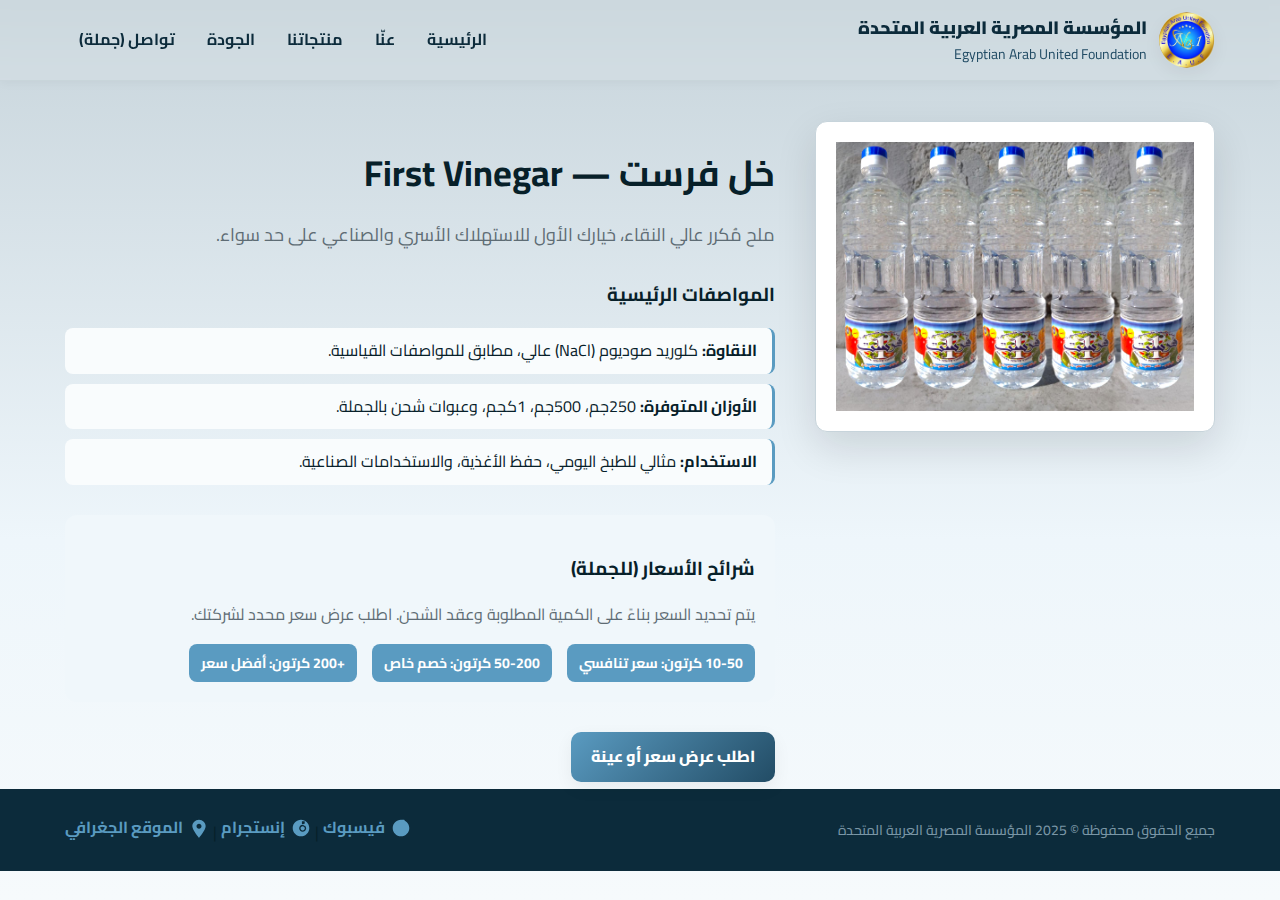
<file: Khal_first.html>
<!DOCTYPE html>
<html lang="ar" dir="rtl">
<head>
    <meta charset="UTF-8">
    <meta name="viewport" content="width=device-width, initial-scale=1.0">
    <title data-i18n="pageTitleProductFlow">ملح فلو — المؤسسة المصرية العربية المتحدة</title>
    <link rel="stylesheet" href="styles.css">
    <link rel="icon" href="logo.png" type="image/png">
    <link href="https://fonts.googleapis.com/css2?family=Cairo:wght@400;700;800;900&display=swap" rel="stylesheet">
</head>
<body id="site">
    <header class="header">
        <div class="container header-inner">
            <a href="index.html" class="brand" aria-label="الصفحة الرئيسية">
                <img src="logo.png" alt="شعار المؤسسة" class="logo" id="logoImg" width="64" height="64">
                <div class="brand-text">
                    <span class="name-ar" data-i18n="brandNameAR">المؤسسة المصرية العربية المتحدة</span>
                    <span class="name-en text-muted-small" data-i18n="brandNameEN">Egyptian Arab United Foundation</span>
                </div>
            </a>
            <nav class="nav" id="mainNav">
                <ul class="nav-list">
                    <li><a href="index.html" data-i18n="home">الرئيسية</a></li>
                    <li><a href="about.html" data-i18n="about">عنّا</a></li>
                    <li class="dropdown" id="productsMenu">
                        <a href="#" data-i18n="products">منتجاتنا <span class="dropdown-arrow">▼</span></a>
                        <ul class="dropdown-menu">
                            <li><a href="Flow.html" class="active" data-i18n="product_flow">ملح فلو</a></li>
                            <li><a href="Ros.html" data-i18n="product_ros">ملح روزابيلا</a></li>
                            <li><a href="Khal_first.html" data-i18n="product_first">خل فرست</a></li>
                            <li><a href="Owais.html" data-i18n="product_oweis">خل أويس</a></li>
                        </ul>
                    </li>
                    <li><a href="index.html#quality" data-i18n="quality">الجودة</a></li>
                    <li><a href="contact.html" data-i18n="contact">تواصل (جملة)</a></li>
                </ul>
            </nav>
            <button class="nav-toggle" id="navToggle" aria-expanded="false" aria-controls="mainNav">☰</button>
        </div>
    </header>
    <main class="product-page">
        <div class="container">
            <section class="product-detail-hero">
                <div class="product-image animate-zoom" data-anim>
                    <img src="first.jpg" alt="صورة خل فرست" loading="eager">
                </div>
                <div class="product-info animate-fade" data-anim>
                    <h1 data-i18n="product_first_title" class="product-title">خل فرست — First Vinegar</h1>
                    <p class="product-tagline muted" data-i18n="product_first_desc">ملح مُكرر عالي النقاء، خيارك الأول للاستهلاك الأسري والصناعي على حد سواء.</p>
                    
                    <div class="product-specs">
                        <h3 data-i18n="specsTitle">المواصفات الرئيسية</h3>
                        <ul>
                            <li data-i18n="spec1Flow"><strong>النقاوة:</strong> كلوريد صوديوم (NaCl) عالي، مطابق للمواصفات القياسية.</li>
                            <li data-i18n="spec2Flow"><strong>الأوزان المتوفرة:</strong> 250جم، 500جم، 1كجم، وعبوات شحن بالجملة.</li>
                            <li data-i18n="spec3Flow"><strong>الاستخدام:</strong> مثالي للطبخ اليومي، حفظ الأغذية، والاستخدامات الصناعية.</li>
                        </ul>
                    </div>

                    <div class="price-section">
                        <h3 data-i18n="pricingTitle">شرائح الأسعار (للجملة)</h3>
                        <p data-i18n="pricingNote" class="muted">يتم تحديد السعر بناءً على الكمية المطلوبة وعقد الشحن. اطلب عرض سعر محدد لشركتك.</p>
                        <div class="price-tiers">
                            <span class="tier" data-i18n="tier1">10-50 كرتون: سعر تنافسي</span>
                            <span class="tier" data-i18n="tier2">50-200 كرتون: خصم خاص</span>
                            <span class="tier" data-i18n="tier3">+200 كرتون: أفضل سعر</span>
                        </div>
                    </div>

                    <div class="product-actions">
                        <a href="contact.html?type=wholesale&product=خل فرست" class="btn primary large ripple" data-i18n="requestQuoteProduct">اطلب عرض سعر أو عينة</a>
                    </div>
                </div>
            </section>
        </div>
    </main>
    
   <footer class="footer">
        <div class="container footer-inner">
            <div class="copy" data-i18n="footerCopy">جميع الحقوق محفوظة © <span id="year">2025</span> المؤسسة المصرية العربية المتحدة</div>
            <div class="social-links">
                <a href="https://www.facebook.com/profile.php?id=61556167168849&mibextid=ZbWKwL" target="_blank" rel="noopener noreferrer" aria-label="فيسبوك"><svg width="20" height="20" fill="currentColor" viewBox="0 0 24 24"><path d="M12 2.04c-5.5 0-9.96 4.46-9.96 9.96s4.46 9.96 9.96 9.96 9.96-4.46 9.96-9.96-4.46-9.96-9.96-9.96zm1.25 17.5v-7.9h2.64l.4-3.1h-3.04v-2c0-.88.24-1.48 1.5-1.48h1.61v-2.7c-.28-.04-1.24-.12-2.35-.12-2.35 0-3.96 1.43-3.96 4.08v2.24h-2.65v3.1h2.65v7.9h3.31z"/></svg> <span data-i18n="facebook">فيسبوك</span></a> |
                <a href="https://www.instagram.com/e.a.u.f?igsh=MWF3djgzbzRpN25qOA==" target="_blank" rel="noopener noreferrer" aria-label="إنستجرام"><svg width="20" height="20" fill="currentColor" viewBox="0 0 24 24"><path d="M12 2.04c-5.5 0-9.96 4.46-9.96 9.96s4.46 9.96 9.96 9.96 9.96-4.46 9.96-9.96-4.46-9.96-9.96-9.96zm4.04 1.77c.22 0 .4.18.4.4v2.54c0 .22-.18.4-.4.4h-2.54c-.22 0-.4-.18-.4-.4v-2.54c0-.22.18-.4.4-.4h2.54zm-2.04 4.39c2.31 0 4.19 1.88 4.19 4.19s-1.88 4.19-4.19 4.19-4.19-1.88-4.19-4.19 1.88-4.19 4.19-4.19zm0 1.6c-1.43 0-2.59 1.16-2.59 2.59s1.16 2.59 2.59 2.59 2.59-1.16 2.59-2.59-1.16-2.59-2.59-2.59zm3.84-2.83c0-.12-.08-.2-.2-.2h-2.14c-.12 0-.2.08-.2.2v2.14c0 .12.08.2.2.2h2.14c.12 0 .2-.08.2-.2v-2.14z"/></svg> <span data-i18n="instagram">إنستجرام</span></a> |
                <a href="https://g.co/kgs/UBNLNpj" aria-label="الموقع الجغرافي"><svg width="20" height="20" fill="currentColor" viewBox="0 0 24 24"><path d="M12 2c-4.42 0-8 3.58-8 8 0 4.42 8 14 8 14s8-9.58 8-14c0-4.42-3.58-8-8-8zm0 11c-1.66 0-3-1.34-3-3s1.34-3 3-3 3 1.34 3 3-1.34 3-3 3z"/></svg> <span data-i18n="location">الموقع الجغرافي">الموقع الجغرافي</span></a>
            </div>
            <button class="back-top ripple" id="backTop" aria-label="العودة لأعلى الصفحة" data-i18n="backTop">↑</button>
        </div>
    </footer>
    <script src="script.js"></script>
</body>
</html>
</file>
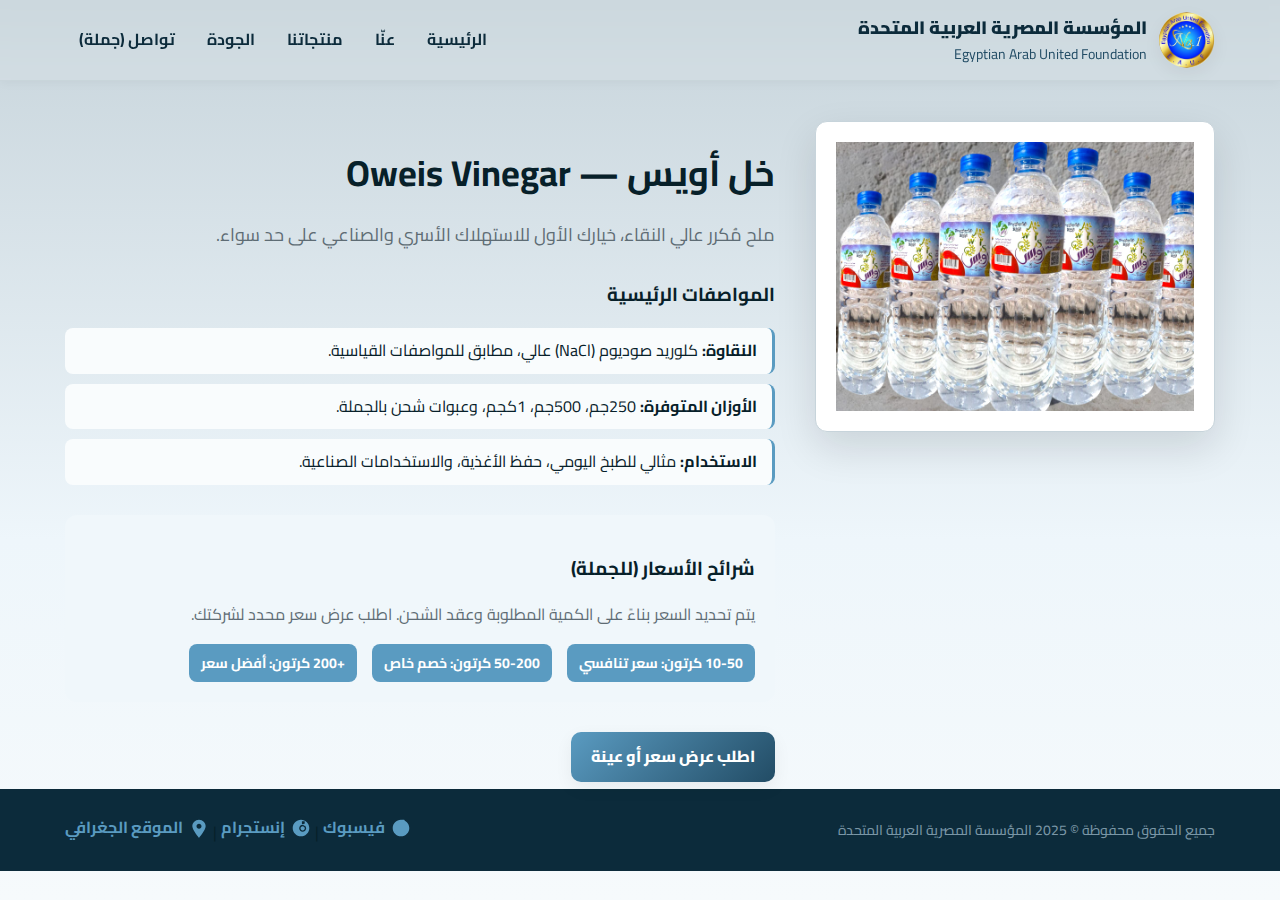
<file: Owais.html>
<!DOCTYPE html>
<html lang="ar" dir="rtl">
<head>
    <meta charset="UTF-8">
    <meta name="viewport" content="width=device-width, initial-scale=1.0">
    <title data-i18n="pageTitleProductFlow">ملح فلو — المؤسسة المصرية العربية المتحدة</title>
    <link rel="stylesheet" href="styles.css">
    <link rel="icon" href="logo.png" type="image/png">
    <link href="https://fonts.googleapis.com/css2?family=Cairo:wght@400;700;800;900&display=swap" rel="stylesheet">
</head>
<body id="site">
    <header class="header">
        <div class="container header-inner">
            <a href="index.html" class="brand" aria-label="الصفحة الرئيسية">
                <img src="logo.png" alt="شعار المؤسسة" class="logo" id="logoImg" width="64" height="64">
                <div class="brand-text">
                    <span class="name-ar" data-i18n="brandNameAR">المؤسسة المصرية العربية المتحدة</span>
                    <span class="name-en text-muted-small" data-i18n="brandNameEN">Egyptian Arab United Foundation</span>
                </div>
            </a>
            <nav class="nav" id="mainNav">
                <ul class="nav-list">
                    <li><a href="index.html" data-i18n="home">الرئيسية</a></li>
                    <li><a href="about.html" data-i18n="about">عنّا</a></li>
                    <li class="dropdown" id="productsMenu">
                        <a href="#" data-i18n="products">منتجاتنا <span class="dropdown-arrow">▼</span></a>
                        <ul class="dropdown-menu">
                            <li><a href="Flow.html" class="active" data-i18n="product_flow">ملح فلو</a></li>
                            <li><a href="Ros.html" data-i18n="product_ros">ملح روزابيلا</a></li>
                            <li><a href="Khal_first.html" data-i18n="product_first">خل فرست</a></li>
                            <li><a href="Owais.html" data-i18n="product_oweis">خل أويس</a></li>
                        </ul>
                    </li>
                    <li><a href="index.html#quality" data-i18n="quality">الجودة</a></li>
                    <li><a href="contact.html" data-i18n="contact">تواصل (جملة)</a></li>
                </ul>
            </nav>
            <button class="nav-toggle" id="navToggle" aria-expanded="false" aria-controls="mainNav">☰</button>
        </div>
    </header>
    <main class="product-page">
        <div class="container">
            <section class="product-detail-hero">
                <div class="product-image animate-zoom" data-anim>
                    <img src="owais.jpg
                    " alt="صورة ملح فلو" loading="eager">
                </div>
                <div class="product-info animate-fade" data-anim>
                    <h1 data-i18n="product_Rosabella_title" class="product-title">خل أويس — Oweis Vinegar</h1>
                    <p class="product-tagline muted" data-i18n="product_flow_desc">ملح مُكرر عالي النقاء، خيارك الأول للاستهلاك الأسري والصناعي على حد سواء.</p>
                    
                    <div class="product-specs">
                        <h3 data-i18n="specsTitle">المواصفات الرئيسية</h3>
                        <ul>
                            <li data-i18n="spec1Flow"><strong>النقاوة:</strong> كلوريد صوديوم (NaCl) عالي، مطابق للمواصفات القياسية.</li>
                            <li data-i18n="spec2Flow"><strong>الأوزان المتوفرة:</strong> 250جم، 500جم، 1كجم، وعبوات شحن بالجملة.</li>
                            <li data-i18n="spec3Flow"><strong>الاستخدام:</strong> مثالي للطبخ اليومي، حفظ الأغذية، والاستخدامات الصناعية.</li>
                        </ul>
                    </div>

                    <div class="price-section">
                        <h3 data-i18n="pricingTitle">شرائح الأسعار (للجملة)</h3>
                        <p data-i18n="pricingNote" class="muted">يتم تحديد السعر بناءً على الكمية المطلوبة وعقد الشحن. اطلب عرض سعر محدد لشركتك.</p>
                        <div class="price-tiers">
                            <span class="tier" data-i18n="tier1">10-50 كرتون: سعر تنافسي</span>
                            <span class="tier" data-i18n="tier2">50-200 كرتون: خصم خاص</span>
                            <span class="tier" data-i18n="tier3">+200 كرتون: أفضل سعر</span>
                        </div>
                    </div>

                    <div class="product-actions">
                        <a href="contact.html?type=wholesale&product=ملح فلو" class="btn primary large ripple" data-i18n="requestQuoteProduct">اطلب عرض سعر أو عينة</a>
                    </div>
                </div>
            </section>
        </div>
    </main>
    
    <footer class="footer">
        <div class="container footer-inner">
            <div class="copy" data-i18n="footerCopy">جميع الحقوق محفوظة © <span id="year">2025</span> المؤسسة المصرية العربية المتحدة</div>
            <div class="social-links">
                <a href="https://www.facebook.com/profile.php?id=61556167168849&mibextid=ZbWKwL" target="_blank" rel="noopener noreferrer" aria-label="فيسبوك"><svg width="20" height="20" fill="currentColor" viewBox="0 0 24 24"><path d="M12 2.04c-5.5 0-9.96 4.46-9.96 9.96s4.46 9.96 9.96 9.96 9.96-4.46 9.96-9.96-4.46-9.96-9.96-9.96zm1.25 17.5v-7.9h2.64l.4-3.1h-3.04v-2c0-.88.24-1.48 1.5-1.48h1.61v-2.7c-.28-.04-1.24-.12-2.35-.12-2.35 0-3.96 1.43-3.96 4.08v2.24h-2.65v3.1h2.65v7.9h3.31z"/></svg> <span data-i18n="facebook">فيسبوك</span></a> |
                <a href="https://www.instagram.com/e.a.u.f?igsh=MWF3djgzbzRpN25qOA==" target="_blank" rel="noopener noreferrer" aria-label="إنستجرام"><svg width="20" height="20" fill="currentColor" viewBox="0 0 24 24"><path d="M12 2.04c-5.5 0-9.96 4.46-9.96 9.96s4.46 9.96 9.96 9.96 9.96-4.46 9.96-9.96-4.46-9.96-9.96-9.96zm4.04 1.77c.22 0 .4.18.4.4v2.54c0 .22-.18.4-.4.4h-2.54c-.22 0-.4-.18-.4-.4v-2.54c0-.22.18-.4.4-.4h2.54zm-2.04 4.39c2.31 0 4.19 1.88 4.19 4.19s-1.88 4.19-4.19 4.19-4.19-1.88-4.19-4.19 1.88-4.19 4.19-4.19zm0 1.6c-1.43 0-2.59 1.16-2.59 2.59s1.16 2.59 2.59 2.59 2.59-1.16 2.59-2.59-1.16-2.59-2.59-2.59zm3.84-2.83c0-.12-.08-.2-.2-.2h-2.14c-.12 0-.2.08-.2.2v2.14c0 .12.08.2.2.2h2.14c.12 0 .2-.08.2-.2v-2.14z"/></svg> <span data-i18n="instagram">إنستجرام</span></a> |
                <a href="https://g.co/kgs/UBNLNpj" aria-label="الموقع الجغرافي"><svg width="20" height="20" fill="currentColor" viewBox="0 0 24 24"><path d="M12 2c-4.42 0-8 3.58-8 8 0 4.42 8 14 8 14s8-9.58 8-14c0-4.42-3.58-8-8-8zm0 11c-1.66 0-3-1.34-3-3s1.34-3 3-3 3 1.34 3 3-1.34 3-3 3z"/></svg> <span data-i18n="location">الموقع الجغرافي">الموقع الجغرافي</span></a>
            </div>
            <button class="back-top ripple" id="backTop" aria-label="العودة لأعلى الصفحة" data-i18n="backTop">↑</button>
        </div>
    </footer>
    <script src="script.js"></script>
</body>
</html>
</file>
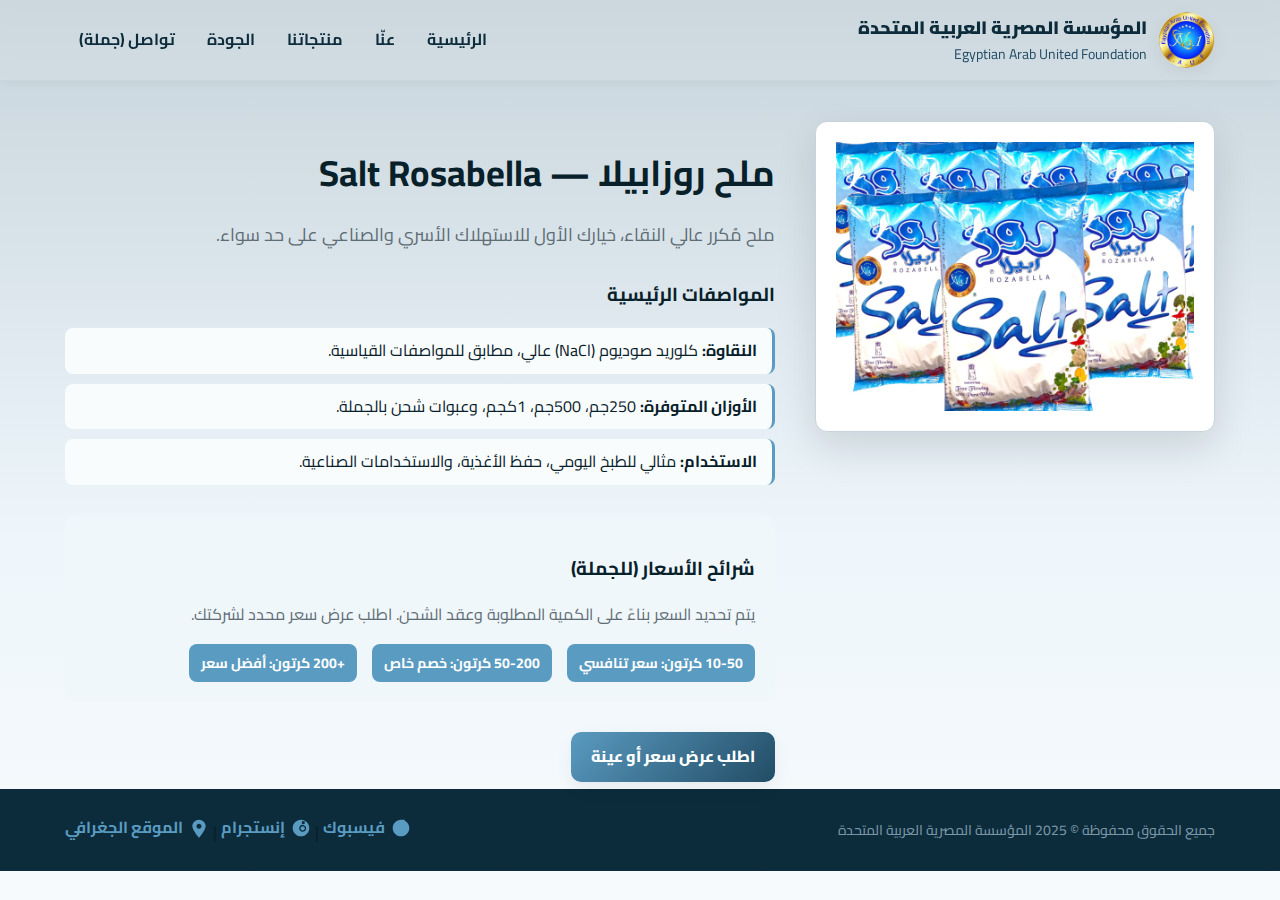
<file: Ros.html>
<!DOCTYPE html>
<html lang="ar" dir="rtl">
<head>
    <meta charset="UTF-8">
    <meta name="viewport" content="width=device-width, initial-scale=1.0">
    <title data-i18n="pageTitleProductFlow">ملح فلو — المؤسسة المصرية العربية المتحدة</title>
    <link rel="stylesheet" href="styles.css">
    <link rel="icon" href="logo.png" type="image/png">
    <link href="https://fonts.googleapis.com/css2?family=Cairo:wght@400;700;800;900&display=swap" rel="stylesheet">
</head>
<body id="site">
    <header class="header">
        <div class="container header-inner">
            <a href="index.html" class="brand" aria-label="الصفحة الرئيسية">
                <img src="logo.png" alt="شعار المؤسسة" class="logo" id="logoImg" width="64" height="64">
                <div class="brand-text">
                    <span class="name-ar" data-i18n="brandNameAR">المؤسسة المصرية العربية المتحدة</span>
                    <span class="name-en text-muted-small" data-i18n="brandNameEN">Egyptian Arab United Foundation</span>
                </div>
            </a>
            <nav class="nav" id="mainNav">
                <ul class="nav-list">
                    <li><a href="index.html" data-i18n="home">الرئيسية</a></li>
                    <li><a href="about.html" data-i18n="about">عنّا</a></li>
                    <li class="dropdown" id="productsMenu">
                        <a href="#" data-i18n="products">منتجاتنا <span class="dropdown-arrow">▼</span></a>
                        <ul class="dropdown-menu">
                            <li><a href="Flow.html" class="active" data-i18n="product_flow">ملح فلو</a></li>
                            <li><a href="Ros.html" data-i18n="product_ros">ملح روزابيلا</a></li>
                            <li><a href="Khal_first.html" data-i18n="product_first">خل فرست</a></li>
                            <li><a href="Owais.html" data-i18n="product_oweis">خل أويس</a></li>
                        </ul>
                    </li>
                    <li><a href="index.html#quality" data-i18n="quality">الجودة</a></li>
                    <li><a href="contact.html" data-i18n="contact">تواصل (جملة)</a></li>
                </ul>
            </nav>
            <button class="nav-toggle" id="navToggle" aria-expanded="false" aria-controls="mainNav">☰</button>
        </div>
    </header>
    <main class="product-page">
        <div class="container">
            <section class="product-detail-hero">
                <div class="product-image animate-zoom" data-anim>
                    <img src="ros.jpg" alt="صورة ملح فلو" loading="eager">
                </div>
                <div class="product-info animate-fade" data-anim>
                    <h1 data-i18n="product_Rosabella_title" class="product-title">ملح روزابيلا — Salt Rosabella </h1>
                    <p class="product-tagline muted" data-i18n="product_flow_desc">ملح مُكرر عالي النقاء، خيارك الأول للاستهلاك الأسري والصناعي على حد سواء.</p>
                    
                    <div class="product-specs">
                        <h3 data-i18n="specsTitle">المواصفات الرئيسية</h3>
                        <ul>
                            <li data-i18n="spec1Flow"><strong>النقاوة:</strong> كلوريد صوديوم (NaCl) عالي، مطابق للمواصفات القياسية.</li>
                            <li data-i18n="spec2Flow"><strong>الأوزان المتوفرة:</strong> 250جم، 500جم، 1كجم، وعبوات شحن بالجملة.</li>
                            <li data-i18n="spec3Flow"><strong>الاستخدام:</strong> مثالي للطبخ اليومي، حفظ الأغذية، والاستخدامات الصناعية.</li>
                        </ul>
                    </div>

                    <div class="price-section">
                        <h3 data-i18n="pricingTitle">شرائح الأسعار (للجملة)</h3>
                        <p data-i18n="pricingNote" class="muted">يتم تحديد السعر بناءً على الكمية المطلوبة وعقد الشحن. اطلب عرض سعر محدد لشركتك.</p>
                        <div class="price-tiers">
                            <span class="tier" data-i18n="tier1">10-50 كرتون: سعر تنافسي</span>
                            <span class="tier" data-i18n="tier2">50-200 كرتون: خصم خاص</span>
                            <span class="tier" data-i18n="tier3">+200 كرتون: أفضل سعر</span>
                        </div>
                    </div>

                    <div class="product-actions">
                        <a href="contact.html?type=wholesale&product=ملح فلو" class="btn primary large ripple" data-i18n="requestQuoteProduct">اطلب عرض سعر أو عينة</a>
                    </div>
                </div>
            </section>
        </div>
    </main>
    
   <footer class="footer">
        <div class="container footer-inner">
            <div class="copy" data-i18n="footerCopy">جميع الحقوق محفوظة © <span id="year">2025</span> المؤسسة المصرية العربية المتحدة</div>
            <div class="social-links">
                <a href="https://www.facebook.com/profile.php?id=61556167168849&mibextid=ZbWKwL" target="_blank" rel="noopener noreferrer" aria-label="فيسبوك"><svg width="20" height="20" fill="currentColor" viewBox="0 0 24 24"><path d="M12 2.04c-5.5 0-9.96 4.46-9.96 9.96s4.46 9.96 9.96 9.96 9.96-4.46 9.96-9.96-4.46-9.96-9.96-9.96zm1.25 17.5v-7.9h2.64l.4-3.1h-3.04v-2c0-.88.24-1.48 1.5-1.48h1.61v-2.7c-.28-.04-1.24-.12-2.35-.12-2.35 0-3.96 1.43-3.96 4.08v2.24h-2.65v3.1h2.65v7.9h3.31z"/></svg> <span data-i18n="facebook">فيسبوك</span></a> |
                <a href="https://www.instagram.com/e.a.u.f?igsh=MWF3djgzbzRpN25qOA==" target="_blank" rel="noopener noreferrer" aria-label="إنستجرام"><svg width="20" height="20" fill="currentColor" viewBox="0 0 24 24"><path d="M12 2.04c-5.5 0-9.96 4.46-9.96 9.96s4.46 9.96 9.96 9.96 9.96-4.46 9.96-9.96-4.46-9.96-9.96-9.96zm4.04 1.77c.22 0 .4.18.4.4v2.54c0 .22-.18.4-.4.4h-2.54c-.22 0-.4-.18-.4-.4v-2.54c0-.22.18-.4.4-.4h2.54zm-2.04 4.39c2.31 0 4.19 1.88 4.19 4.19s-1.88 4.19-4.19 4.19-4.19-1.88-4.19-4.19 1.88-4.19 4.19-4.19zm0 1.6c-1.43 0-2.59 1.16-2.59 2.59s1.16 2.59 2.59 2.59 2.59-1.16 2.59-2.59-1.16-2.59-2.59-2.59zm3.84-2.83c0-.12-.08-.2-.2-.2h-2.14c-.12 0-.2.08-.2.2v2.14c0 .12.08.2.2.2h2.14c.12 0 .2-.08.2-.2v-2.14z"/></svg> <span data-i18n="instagram">إنستجرام</span></a> |
                <a href="https://g.co/kgs/UBNLNpj" aria-label="الموقع الجغرافي"><svg width="20" height="20" fill="currentColor" viewBox="0 0 24 24"><path d="M12 2c-4.42 0-8 3.58-8 8 0 4.42 8 14 8 14s8-9.58 8-14c0-4.42-3.58-8-8-8zm0 11c-1.66 0-3-1.34-3-3s1.34-3 3-3 3 1.34 3 3-1.34 3-3 3z"/></svg> <span data-i18n="location">الموقع الجغرافي">الموقع الجغرافي</span></a>
            </div>
            <button class="back-top ripple" id="backTop" aria-label="العودة لأعلى الصفحة" data-i18n="backTop">↑</button>
        </div>
    </footer>
    <script src="script.js"></script>
</body>
</html>
</file>
<file: styles.css>
/* updated-styles.css
   Merged & cleaned stylesheet — optimized for the new hero-statement animated background
   Palette: --deep-ocean: #0C2B3B, --slate-blue: #224C65, --foggy-blue: #7A96A6,
   --distant-shore: #434A56, --pale-sky: #C7D4DB, --medium-wave: #5A9BC1
*/

:root{
  --deep-ocean: #0C2B3B; /* Dark Navy */
  --slate-blue: #224C65; /* Main Wave Body */
  --foggy-blue: #7A96A6; /* Distant Water/Sky */
  --distant-shore: #434A56; /* Hill/Land */
  --pale-sky: #C7D4DB; /* Top Sky */
  --medium-wave: #5A9BC1; /* Wave Crest highlight */

  --bg: linear-gradient(180deg, var(--pale-sky) 0%, #eef6fb 60%, #F6FAFC 100%);
  --card: #FFFFFF;
  --muted: #5e6c74;
  --text-dark: #072029;
  --accent: var(--slate-blue);
  --radius: 12px;
  --container: 1150px;
  --shadow-lg: 0 16px 40px rgba(6,16,22,0.12);
  --shadow-sm: 0 6px 18px rgba(6,16,22,0.06);
  --shadow-hover: 0 30px 60px rgba(6,16,22,0.18);

  /* Controlled hero-statement blob height (adjust for preference) */
  --hero-bg-h: 170px; /* default, overridden on small screens */
  --hero-bg-max-h: 420px;
}

/* ============================================================
   Base & Typography
   ============================================================ */
*{box-sizing:border-box}
html,body{height:100%; overflow-x: hidden; } /* تم إضافة منع الـ overflow الأفقي */
body{
  margin:0;
  font-family:'Cairo','Inter',system-ui,sans-serif;
  background:var(--bg);
  color:var(--text-dark);
  -webkit-font-smoothing:antialiased;
  -moz-osx-font-smoothing:grayscale;
  line-height:1.6;
}
.container{width:92%;max-width:var(--container);margin:0 auto}

/* ============================================================
   Topbar & Header
   ============================================================ */
.topbar{background:transparent;padding:6px 0;box-shadow:none}
.top-inner{display:flex;justify-content:space-between;align-items:center;font-size:13px;color:var(--distant-shore)}
.lang-btn{
  background:transparent;border:1px solid rgba(6,16,22,0.06);padding:6px 10px;border-radius:8px;cursor:pointer;font-weight:700;color:var(--slate-blue);transition:border-color .25s, background .25s, transform .18s
}
.lang-btn:hover{border-color:var(--slate-blue);background:rgba(34,76,101,0.06);transform:translateY(-1px)}
.top-right .small a{color:var(--slate-blue);text-decoration:none;transition:color .25s}
.top-right .small a:hover{color:var(--deep-ocean)}

.header{
  position:sticky;top:0;z-index:60;
  /* التعديل لتخفيف الشادو وزيادة وضوح الخلفية */
  background:rgba(255,255,255,0.1); /* جعل الخلفية بيضاء شبه صلبة */
  backdrop-filter:blur(4px); /* زيادة Blur قليلاً */
  border-bottom:1px solid rgba(6,16,22,0.04);
  box-shadow: 0 2px 10px rgba(6,16,22,0.04); /* إضافة ظل خفيف جداً ومرئي */
}

.header-inner{display:flex;align-items:center;justify-content:space-between;padding:12px 0;gap:12px}
.brand{display:flex;align-items:center;gap:12px;text-decoration:none;color:inherit;transition:transform .25s}
.brand:hover{transform:translateX(4px)}
.logo{width:56px;height:56px;border-radius:50%;object-fit:cover;box-shadow:var(--shadow-sm);transition:transform .9s cubic-bezier(.2,.9,.3,1)}
.brand-text{display:flex;flex-direction:column}
.brand-text .name-ar{font-weight:900;font-size:18px;color:var(--deep-ocean);order:1;transition:all .25s}
.brand-text .name-en{font-size:14px;color:var(--slate-blue); 
  order:2;transition:all .25s; display: block;}
[data-lang="en"] .brand-text .name-ar{
  font-weight:400;font-size:14px;
  /* التعديل: استخدام لون أغمق قليلاً كعنوان ثانوي */
  color:var(--distant-shore);
  order:2
}
[data-lang="en"] .brand-text .name-en{font-weight:900;font-size:18px;color:var(--deep-ocean);order:1}

.nav{display:flex;align-items:center;gap:10px}
.nav-toggle{display:none;background:transparent;border:0;font-size:24px;cursor:pointer;color:var(--deep-ocean)}
.nav-list{display:flex;gap:4px;list-style:none;margin:0;padding:0;align-items:center}
.nav-list a{display:inline-block;padding:10px 14px;border-radius:10px;text-decoration:none;color:var(--deep-ocean);font-weight:700;transition:background .25s}
.nav-list a:hover{background:rgba(34,76,101,0.08)}
.nav-list a.active{background:var(--slate-blue);color:#fff;box-shadow:var(--shadow-sm)}
.dropdown{position:relative}
.dropdown-menu{
  position:absolute;top:100%;left:0;list-style:none;padding:8px;margin-top:6px;background:var(--card);border-radius:var(--radius);box-shadow:var(--shadow-lg);min-width:180px;opacity:0;pointer-events:none;transform:translateY(10px);transition:opacity .25s, transform .25s
}
.dropdown-menu li a{padding:8px 12px;width:100%;text-align:right}
.dropdown:hover .dropdown-menu, .dropdown-menu.show{opacity:1;pointer-events:auto;transform:translateY(0)}

/* ============================================================
   Global animated fallback (hidden by default)
   ============================================================ */
.animated-background-layer{position:fixed;top:0;left:0;width:100%;height:100%;z-index:-2;background:linear-gradient(-45deg,var(--deep-ocean),var(--slate-blue),var(--medium-wave),var(--pale-sky));background-size:400% 400%;animation:gradientMove 18s ease infinite;opacity:0;pointer-events:none;transition:opacity .5s}
@keyframes gradientMove{0%{background-position:0% 50%}50%{background-position:100% 50%}100%{background-position:0% 50%}}

/* ============================================================
   HERO-STATEMENT - limited animated background with layered waves
   ============================================================ */
.hero-statement{
  position:relative;overflow:visible;z-index:1;padding:24px 0;text-align:center;background:transparent
}

.hero-statement::before{
  content:"";position:absolute;left:0;right:0;top:50%;transform:translateY(-50%);z-index:-1;height:Min(var(--hero-bg-h),var(--hero-bg-max-h));max-height:var(--hero-bg-max-h);width:110%;margin-left:-5%;background:linear-gradient(-45deg,var(--deep-ocean) 0%,var(--slate-blue) 28%,var(--medium-wave) 52%,var(--pale-sky) 78%,var(--foggy-blue) 100%);background-size:400% 400%;animation:heroGradientMove 16s ease infinite;filter:blur(6px) contrast(1.02) brightness(1.04);opacity:1;border-radius:18px;box-shadow:0 20px 60px rgba(6,16,22,0.12), inset 0 1px 0 rgba(255,255,255,0.06);pointer-events:none;overflow:hidden
}

/* front layered waves for parallax */
.hero-statement::after{
  content:"";position:absolute;left:0;right:0;bottom:calc(50% - (min(var(--hero-bg-h), var(--hero-bg-max-h)) / 2) * 0.55);z-index:0;height:calc((min(var(--hero-bg-h), var(--hero-bg-max-h)) * 0.6));width:200%;margin-left:-50%;background-repeat:repeat-x;background-position:0 100%;pointer-events:none;opacity:0.95;filter:drop-shadow(0 10px 22px rgba(6,16,22,0.06));animation:wavesSlide 60s linear infinite;background-image:url('data:image/svg+xml;utf8,<svg xmlns="http://www.w3.org/2000/svg" viewBox="0 0 1440 320"><path fill="%230C2B3B" fill-opacity="0.95" d="M0,96L48,106.7C96,117,192,139,288,144C384,149,480,139,576,128C672,117,768,107,864,122.7C960,139,1056,181,1152,192C1248,203,1344,181,1392,170.7L1440,160L1440,320L1392,320C1344,320,1248,320,1152,320C1056,320,960,320,864,320C768,320,672,320,576,320C480,320,384,320,288,320C192,320,96,320,48,320L0,320Z"></path></svg>'),url('data:image/svg+xml;utf8,<svg xmlns="http://www.w3.org/2000/svg" viewBox="0 0 1440 320"><path fill="%23224C65" fill-opacity="0.8" d="M0,192L48,176C96,160,192,128,288,128C384,128,480,160,576,170.7C672,181,768,171,864,149.3C960,128,1056,96,1152,85.3C1248,75,1344,85,1392,90.7L1440,96L1440,320L1392,320C1344,320,1248,320,1152,320C1056,320,960,320,864,320C768,320,672,320,576,320C480,320,384,320,288,320C192,320,96,320,48,320L0,320Z"></path></svg>'),url('data:image/svg+xml;utf8,<svg xmlns="http://www.w3.org/2000/svg" viewBox="0 0 1440 320"><path fill="%235A9BC1" fill-opacity="0.6" d="M0,160L80,170.7C160,181,320,203,480,192C640,181,800,139,960,133.3C1120,128,1280,160,1360,176L1440,192L1440,320L1360,320C1280,320,1120,320,960,320C800,320,640,320,480,320C320,320,160,320,80,320L0,320Z"></path></svg>');background-size:1200px 100%,1000px 100%,900px 100%;background-position:0% 100%,50% 100%,80% 100%;}

@keyframes wavesSlide{
  0%{background-position:0% 100%,0% 100%,0% 100%}
  25%{background-position:10% 100%,20% 100%,30% 100%}
  50%{background-position:40% 100%,50% 100%,60% 100%}
  75%{background-position:70% 100%,80% 100%,90% 100%}
  100%{background-position:100% 100%,100% 100%,100% 100%}
}

@keyframes heroGradientMove{0%{background-position:0% 50%}50%{background-position:100% 50%}100%{background-position:0% 50%}}

/* ============================================================
   Hero text and statement content (transparent card, mix-blend)
   ============================================================ */
.hero-statement .container{position:relative;z-index:2;display:flex;align-items:center;justify-content:space-between;gap:24px;padding:8px 0}
.statement-content{
  background:transparent;padding:18px 20px;border-radius:var(--radius);box-shadow:none;max-width:420px;margin:0;transition:all .35s ease;position:relative;isolation:isolate;text-align:right
}
.statement-content h1,.statement-content .hero-keyword{
  font-size:28px;font-weight:900;margin:0 0 6px;color:#ffffff;mix-blend-mode:difference;-webkit-font-smoothing:antialiased;text-shadow:0 1px 0 rgba(0,0,0,0.18), 0 6px 18px rgba(6,16,22,0.06);line-height:1.05
}
.statement-content p{margin:0;font-size:16px;font-weight:700;color:rgba(255,255,255,0.92);mix-blend-mode:difference;text-shadow:0 1px 0 rgba(0,0,0,0.12)}
.statement-content.force-light h1,.statement-content.force-light p{color:#ffffff;mix-blend-mode:normal;text-shadow:0 6px 20px rgba(0,0,0,0.35)}
.statement-content.force-dark h1,.statement-content.force-dark p{color:var(--deep-ocean);mix-blend-mode:normal;text-shadow:none}

/* hide lower hero wave when hero-statement is used */
.hero-statement + .hero .hero-wave{opacity:0;pointer-events:none;transition:opacity .3s}

/* ============================================================
   Rest of hero (below the statement)
   ============================================================ */
.hero{position:relative;overflow:hidden;padding:56px 0 0}
.hero-wave{position:absolute;left:0;right:0;bottom:0;height:56vh;max-height:420px;pointer-events:none;z-index:5;transition:opacity .4s}
.hero-wave::before,.hero-wave::after{content:"";position:absolute;left:0;bottom:0;width:200%;height:100%;background-repeat:repeat-x;animation:waveMovement 80s linear infinite;opacity:0.8;z-index:1}
.hero-wave::before{background-image:url('data:image/svg+xml;utf8,<svg xmlns="http://www.w3.org/2000/svg" viewBox="0 0 1440 420"><path fill="%23434A56" d="M0,160 C200,220 400,140 720,160 C1040,180 1240,120 1440,150 L1440,420 L0,420 Z"/></svg>');animation-duration:80s}
.hero-wave::after{background-image:url('data:image/svg+xml;utf8,<svg xmlns="http://www.w3.org/2000/svg" viewBox="0 0 1440 420"><path fill="%237A96A6" d="M0,220 C200,180 400,220 720,210 C1040,200 1240,240 1440,220 L1440,420 L0,420 Z"/></svg>');animation-duration:60s;opacity:0.7;transform:translateY(5%)}
@keyframes waveMovement{0%{background-position-x:0}100%{background-position-x:-1440px}}

.hero-inner{position:relative;z-index:6;display:grid;grid-template-columns:1fr 420px;gap:30px;align-items:start;padding-bottom:100px}
.title{font-size:38px;margin:0 auto 10px;color:var(--deep-ocean);line-height:1.2;font-weight:900;max-width:90%}
.subtitle{color:var(--distant-shore);margin:0 auto 20px;max-width:80%;font-size:18px}
.hero-actions{display:flex;gap:16px;flex-wrap:wrap;margin-bottom:20px;justify-content:center}
.btn{display:inline-block;padding:12px 20px;border-radius:10px;text-decoration:none;font-weight:800;cursor:pointer;position:relative;overflow:hidden;transition:transform .18s,box-shadow .18s}
.btn.primary{background:linear-gradient(135deg,var(--medium-wave),var(--slate-blue));color:#fff;box-shadow:var(--shadow-sm);border:0}
.btn.outline{background:transparent;border:2px solid var(--slate-blue);color:var(--slate-blue)}
.hero-features{list-style:none;padding:0;margin:18px 0 0;color:var(--muted);font-weight:600;text-align:right;display:inline-block}
.hero-features li{margin-bottom:10px;padding-right:20px;position:relative}
.hero-features li::before{content:"✓";position:absolute;right:0;color:var(--medium-wave);font-weight:900}
[dir="ltr"] .hero-features li{padding-left:20px;padding-right:0}
[dir="ltr"] .hero-features li::before{right:unset;left:0}

.hero-card{background:linear-gradient(180deg, rgba(255,255,255,0.98), var(--card));padding:22px;border-radius:var(--radius);box-shadow:var(--shadow-lg);border:1px solid rgba(6,16,22,0.08);transform:scale(1);transition:transform .35s}
.hero-card:hover{transform:scale(1.02)}
.card-logo-anim{width:80px;height:80px;border-radius:12px;overflow:hidden;margin-bottom:12px;box-shadow:var(--shadow-sm)}
.logo-small{width:100%;height:100%;object-fit:cover;display:block}
.card-title{font-weight:900;font-size:20px;color:var(--deep-ocean);margin-bottom:8px}
.card-text{color:var(--muted);margin:0 0 16px;font-size:15px}

/* ============================================================
   Sections: About, Products, Gallery, Quality, Contact
   ============================================================ */
.section{padding:60px 0}
.section-heading{font-size:30px;color:var(--deep-ocean);margin:0 0 10px;font-weight:900}
.muted{color:var(--muted)}
.about-grid{display:grid;grid-template-columns:1fr 320px;gap:30px;align-items:start}
.about-text p{margin:0 0 14px;color:var(--distant-shore)}
.list{padding-right:20px;margin:12px 0 0;color:var(--deep-ocean);list-style:none;font-weight:700}
.list li{position:relative;margin-bottom:8px;padding-right:18px;color:var(--distant-shore);font-weight:400}
.list li::before{content:"•";position:absolute;right:0;color:var(--medium-wave);font-size:1.2em;line-height:1}
[dir="ltr"] .list{padding-left:20px;padding-right:0}
[dir="ltr"] .list li::before{right:unset;left:0}
.about-stats{display:flex;flex-direction:column;gap:15px;padding-top:10px}
.stat{background:var(--card);padding:15px;border-radius:12px;box-shadow:var(--shadow-sm);text-align:center;transition:transform .3s,box-shadow .3s}
.stat:hover{transform:translateY(-5px);box-shadow:var(--shadow-hover)}
.stat .num{font-size:24px;font-weight:900;color:var(--slate-blue)}
.stat .label{font-size:14px;color:var(--muted)}

.products-grid{display:grid;grid-template-columns:repeat(4,1fr);gap:25px;margin-top:30px}
.product{background:var(--card);border-radius:var(--radius);overflow:hidden;box-shadow:var(--shadow-sm);display:flex;flex-direction:column;transition:transform .4s,box-shadow .4s}
.product:hover{transform:translateY(-12px);box-shadow:var(--shadow-hover)}
.img-wrap{height:200px;overflow:hidden;position:relative;background:#fff;display:block}
.img-wrap img{width:100%;height:100%;object-fit:contain;display:block;transition:transform .6s}
.product:hover .img-wrap img{transform:scale(1.05)}
.product h3{margin:15px 15px 8px;color:var(--deep-ocean);font-size:18px;font-weight:800}
.p-muted{margin:0 15px 15px;color:var(--muted);font-size:14px;flex-grow:1}
.product-meta{display:flex;justify-content:space-between;align-items:center;padding:15px;border-top:1px solid rgba(6,16,22,0.06)}
.btn.small{padding:8px 14px;font-size:14px;border-radius:8px}

.quality-grid{display:grid;grid-template-columns:repeat(3,1fr);gap:20px;margin-top:20px}
.qcard{background:linear-gradient(180deg,#fff,var(--pale-sky));padding:20px;border-radius:var(--radius);box-shadow:var(--shadow-sm);border-right:4px solid var(--slate-blue);transition:border-right-color .3s}
[dir="ltr"] .qcard{border-left:4px solid var(--slate-blue);border-right:none}
.qcard:hover{border-right-color:var(--deep-ocean)}
.qcard h4{font-weight:800;color:var(--slate-blue);margin-top:0}

.gallery-grid{display:grid;grid-template-columns:repeat(4,1fr);gap:15px;margin-top:30px}
.gallery-item{height:250px;border-radius:var(--radius);overflow:hidden;box-shadow:var(--shadow-sm);transition:transform .3s,box-shadow .3s}
.gallery-item:hover{transform:scale(1.03);box-shadow:var(--shadow-hover)}
.gallery-item img{width:100%;height:100%;object-fit:cover;display:block}
.gallery-info{background:var(--card);padding:25px;border-radius:var(--radius);box-shadow:var(--shadow-sm);margin-top:30px;text-align:center}
.gallery-info h3{color:var(--slate-blue);font-size:24px;margin-top:0}
.gallery-info p{color:var(--distant-shore);font-size:16px;margin-bottom:20px}

/* ============================================================
   Contact / Form — fixed and polished
   - Ensures RTL/LTR alignment, accessible focus, alert states
   ============================================================ */
.contact-grid{display:grid;grid-template-columns:1fr 380px;gap:30px;align-items:start}
.form-container{background:var(--card);border-radius:var(--radius);box-shadow:var(--shadow-lg);padding:30px}
.form-tabs{display:flex;margin-bottom:20px;border-bottom:2px solid var(--pale-sky)}
.tab-btn{background:transparent;border:0;padding:12px 18px;font-weight:700;cursor:pointer;color:var(--distant-shore);border-bottom:3px solid transparent;transition:all .3s}
.tab-btn.active{color:var(--deep-ocean);border-bottom-color:var(--medium-wave)}
.form.hidden{display:none}
.form-row{margin-bottom:18px}
label{display:block;margin-bottom:8px;font-weight:700;color:var(--deep-ocean)}
input[type="text"],input[type="tel"],input[type="number"],input[type="email"],select,textarea{
  width:100%;padding:12px;border-radius:10px;border:1px solid var(--pale-sky);font-size:16px;color:var(--text-dark);transition:border-color .2s,box-shadow .2s;background:#fff
}
input:focus,select:focus,textarea:focus{border-color:var(--medium-wave);box-shadow:0 0 0 3px rgba(90,155,193,0.12)}
select{appearance:none;background:url('data:image/svg+xml;utf8,<svg xmlns="http://www.w3.org/2000/svg" width="12" height="12" viewBox="0 0 24 24" fill="%230C2B3B"><path d="M7 10l5 5 5-5z"/></svg>') no-repeat calc(100% - 12px) center/12px;padding-right:36px}
[dir="ltr"] select{background-position:12px center}

/* Form alert states */
.form-alert{margin-top:15px;padding:10px;border-radius:8px;font-weight:700;text-align:center;opacity:0;transition:opacity .35s}
.form-alert.show{opacity:1}
.form-alert.success{background:#e8f5e9;color:#2e7d32}
.form-alert.error{background:#ffebee;color:#c62828}

/* contact side panel */
.contact-side{background:var(--slate-blue);padding:22px;border-radius:var(--radius);color:var(--pale-sky);box-shadow:var(--shadow-sm);font-size:15px;line-height:1.7}
.contact-side h3{color:#fff;font-size:24px;margin-top:0}
.contact-side a{color:var(--medium-wave);text-decoration:none;font-weight:600;transition:color .3s}
.contact-side a:hover{color:#fff}

/* product & detail styles (kept consistent) */
.product-page{padding-top:40px}
.product-detail-hero{display:grid;grid-template-columns:400px 1fr;gap:40px;align-items:start}
.product-image{border-radius:var(--radius);overflow:hidden;box-shadow:var(--shadow-lg);background:#fff;padding:20px;border:1px solid var(--pale-sky)}
.product-image img{width:100%;height:auto;display:block}
.product-info .product-title{font-size:36px;margin-bottom:10px}
.product-info .product-tagline{font-size:18px;margin-bottom:30px}
.product-specs ul{list-style:none;padding:0;margin-top:15px}
.product-specs li{background:#f9fcfd;padding:10px 15px;margin-bottom:10px;border-radius:8px;border-right:3px solid var(--medium-wave)}
[dir="ltr"] .product-specs li{border-left:3px solid var(--medium-wave);border-right:none}
.price-section{margin-top:30px;padding:20px;background:#f0f7fb;border-radius:var(--radius)}
.price-tiers{display:flex;gap:15px;flex-wrap:wrap;margin-top:15px}
.price-tiers .tier{background:var(--medium-wave);color:#fff;padding:8px 12px;border-radius:8px;font-size:14px;font-weight:700}
.product-actions{margin-top:30px}

/* ============================================================
   Footer
   ============================================================ */
.footer{background:var(--deep-ocean);padding:25px 0;border-top:1px solid rgba(6,16,22,0.04)}
.footer-inner{display:flex;justify-content:space-between;align-items:center;gap:14px}
.copy{font-weight:500;color:var(--foggy-blue);font-size:14px}
.social-links a{color:var(--medium-wave);text-decoration:none;font-weight:700;display:inline-flex;align-items:center;gap:6px;transition:color .2s}
.social-links a:hover{color:#fff}
.back-top{background:var(--medium-wave);color:var(--deep-ocean);border:0;padding:10px 14px;border-radius:50%;cursor:pointer;display:none;position:fixed;bottom:20px;right:20px;z-index:100}

/* ============================================================
   Animations & Entrance effects
   ============================================================ */
.animate-up{transform:translateY(20px);opacity:0;transition:all .9s cubic-bezier(.2,.9,.3,1)}
.animate-fade{transform:translateY(6px);opacity:0;transition:all .8s ease}
.animate-zoom{transform:scale(.95);opacity:0;transition:all .9s cubic-bezier(.2,.9,.3,1)}
.is-visible{transform:none;opacity:1}
.logo-intro{animation:logo-bounce 1.2s cubic-bezier(.2,.9,.3,1)}
@keyframes logo-bounce{0%{transform:scale(.6) rotate(-8deg);opacity:0}60%{transform:scale(1.08) rotate(4deg);opacity:1}100%{transform:scale(1) rotate(0)}}
@keyframes float-loop{0%,100%{transform:translateY(0) rotate(0)}50%{transform:translateY(-3px) rotate(1deg)}}
.float-loop{animation:float-loop 6s ease-in-out infinite}

/* ripple effect for buttons */
.ripple{position:relative;overflow:hidden}
.ripple::after{content:"";position:absolute;border-radius:50%;transform:scale(0);opacity:.6;width:120px;height:120px;left:calc(50% - 60px);top:calc(50% - 60px);background:rgba(255,255,255,0.12);transition:transform .6s ease,opacity .8s ease}
.ripple:active::after{transform:scale(5);opacity:0;transition:transform .6s cubic-bezier(.2,.9,.3,1),opacity .8s}

/* accessibility focus */
a:focus,button:focus,input:focus,textarea:focus{outline:3px solid rgba(90,155,193,0.14);outline-offset:2px}

/* ============================================================
   Responsive (تم التعديل لضمان المرونة الكاملة والمظهر المريح)
   ============================================================ */
@media (max-width:1050px){
  /* 1050px: اللوحات الكبيرة */
  .products-grid{grid-template-columns:repeat(3,1fr)}
  .about-grid{grid-template-columns:1fr}
  .hero-inner{grid-template-columns:1fr 360px}
  .contact-grid{grid-template-columns:1fr}
  .gallery-grid{grid-template-columns:repeat(2,1fr)}
  
  /* تعديل قسم المنتجات المفردة على اللوحات */
  .product-detail-hero{grid-template-columns:1fr 1fr; gap: 30px;}
  .product-image{padding: 15px;}
}

@media (max-width:820px){
  /* 820px: اللوحات المتوسطة والهواتف الكبيرة */
  .nav-toggle{display:inline-block}
  .nav-list{display:none;position:absolute;top:calc(100% + 1px);left:12px;right:12px;background:var(--card);padding:15px;border-radius:var(--radius);box-shadow:var(--shadow-lg);flex-direction:column}
  .nav-list.show{display:flex}
  .hero-inner{grid-template-columns:1fr;padding-bottom:50px}
  .product:hover{transform:none; box-shadow:0 10px 30px rgba(6,16,22,0.08);} /* ظل خفيف جداً يماثل var(--shadow-sm) تقريباً */
  .product:hover .img-wrap img{transform:none;} 
  .product{box-shadow:var(--shadow-sm); transform:none !important;} 
  
  /* التعديل: التأكد من أن الميتا تبقى عمودية وموسّطة على الموبايل أيضاً */
  .product-meta{
    flex-direction: column; 
    align-items: center; 
  }
  
  /* أهم تعديل: المنتجات تتحول إلى عمودين لتكون مريحة */
  .products-grid{grid-template-columns:repeat(2,1fr); gap: 15px;}
  .product h3{font-size: 16px; margin: 10px 10px 4px;}
  .p-muted{font-size: 13px; margin: 0 10px 10px;}
  
  /* باقي التعديلات */
  .footer-inner{flex-direction:column;gap:10px}
  .brand-text .name-en{display:block}
  .brand-text .name-ar{display:block}
  .hero-text-content{text-align:center}
  .hero-features{text-align:center}
  .hero-features li::before{display:none}
  .quality-grid{grid-template-columns:1fr;} /* بطاقة واحدة في العمود */
  .gallery-grid{grid-template-columns:1fr;} /* معرض الصور: عمود واحد */
  .section{padding: 40px 0;}
  
  /* mobile: stack hero-statement */
  .hero-statement .container{display:block;text-align:center}
  .statement-content{margin:12px auto;text-align:center}
  .statement-content h1{font-size:24px}
  
  /* تعديل صفحة المنتجات المفردة */
  .product-detail-hero{grid-template-columns:1fr; gap: 20px;}
  .product-image{max-width: 80%; margin: 0 auto;}
  @media (max-width:820px){
  /* ... أكواد موجودة ... */

  /* التعديلات الجديدة: إيقاف كل Animations البصرية على الموبايل */
  
  /* 1. إيقاف حركة الخلفية العالمية (إذا كانت مرئية) */
  .animated-background-layer{
    animation: none !important;
    background-size: 100% 100% !important;
    opacity: 0 !important; /* التأكد من إخفائها تماماً إذا لم يكن هناك حاجة إليها */
  }

  /* 2. إيقاف حركة خلفية الـ Hero Statement */
  .hero-statement::before{
    animation: none !important;
    background-size: 100% 100% !important;
    filter: none !important; /* إلغاء الـ blur و الـ contrast لتقليل الضغط البصري */
    opacity: 0.8 !important; /* تثبيت شفافيتها */
  }

  /* 3. إيقاف حركة الأمواج البارالكسية */
  .hero-statement::after{
    animation: none !important;
    background-position: 50% 100% !important; /* تثبيت موقع الموجة */
    width: 100% !important; /* تثبيت عرضها */
    margin-left: 0 !important;
  }
  
  /* 4. إيقاف حركة أمواج الـ Hero السفلية */
  .hero-wave::before, .hero-wave::after{
    animation: none !important;
    background-position-x: 0 !important;
  }
  
  /* ... أكواد أخرى موجودة ... */
}
}

@media (max-width:520px){
  /* 520px: الهواتف الصغيرة */
  /* المنتجات تتحول إلى عمود واحد لضمان عدم اختفاء أي جزء */
  .products-grid{grid-template-columns:1fr}
  .title{font-size:30px}
  .hero-card{display:none} /* إخفاء البطاقة لتوفير مساحة */
  .statement-content{margin:18px 12px}
  .hero-statement{padding:18px 0}
  .hero-statement h1{font-size:24px}
  :root{--hero-bg-h:240px} /* زيادة ارتفاع الـ Blob ليتناسب مع الشاشات الأصغر */

  .top-inner{flex-direction: row; justify-content: space-between; gap: 4px;} /* ترتيب شريط اللغات والهاتف عمودياً */
  .top-inner .small { text-align: right; }
  .top-inner .top-left { text-align: left; }
  .hero-inner .title{font-size: 32px; max-width: 100%;}
  .hero-inner .subtitle{font-size: 16px; max-width: 100%;}
  .hero-actions{justify-content: center;}
  
  .product-detail-hero{padding: 0 10px;}
  .product-info .product-title{font-size: 28px;}
  .product-info .product-tagline{font-size: 16px;}
}
/* end of file */
</file>
